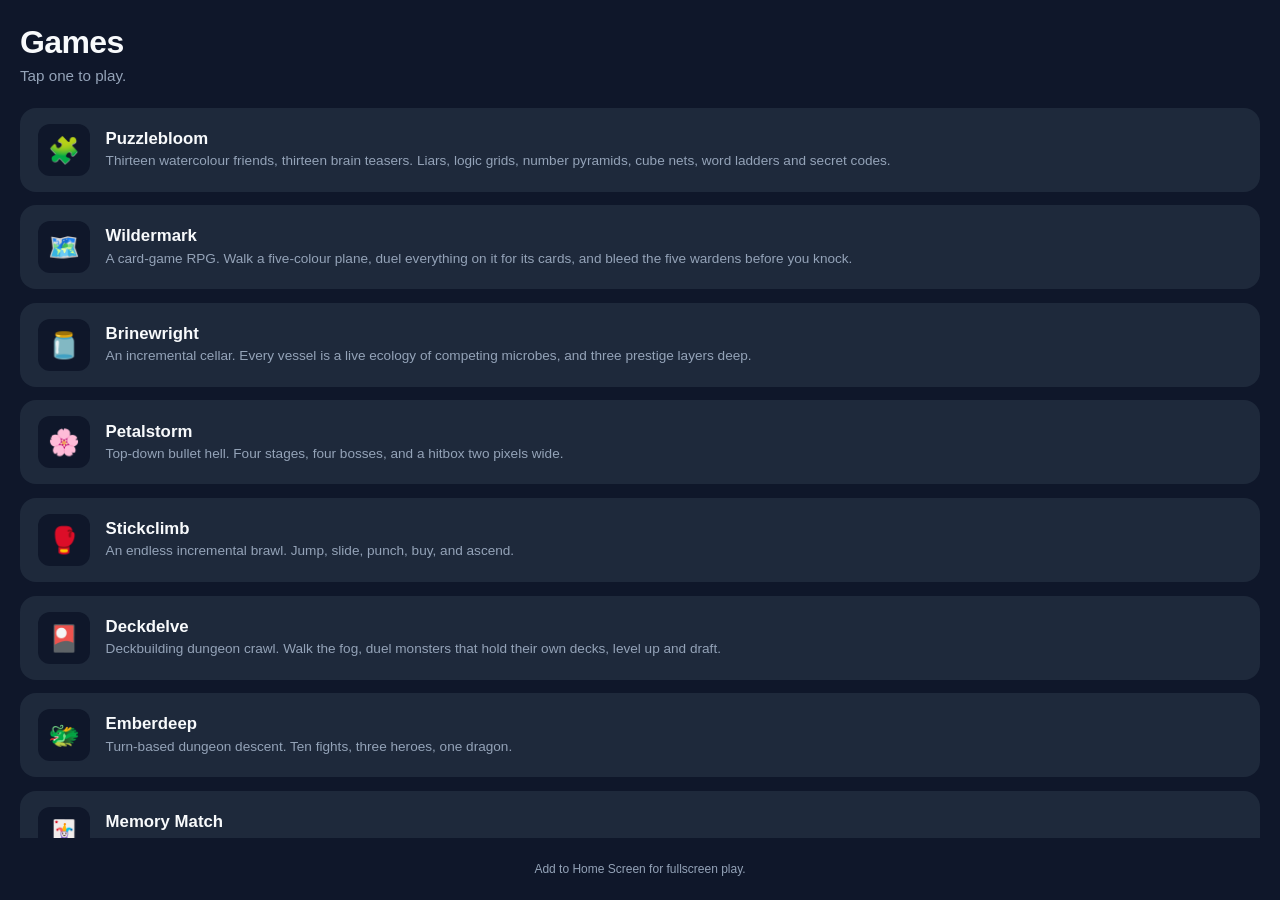
<file: index.html>
<!DOCTYPE html>
<html lang="en">
<head>
  <meta charset="UTF-8">
  <!-- viewport-fit=cover lets the page draw under the notch; base.css then
       pads it back with env(safe-area-inset-*). -->
  <meta name="viewport" content="width=device-width, initial-scale=1, viewport-fit=cover">
  <meta name="theme-color" content="#0f172a">
  <title>Games</title>

  <!-- "Add to Home Screen" support: launches fullscreen with no browser chrome. -->
  <link rel="manifest" href="shared/manifest.json">
  <meta name="apple-mobile-web-app-capable" content="yes">
  <meta name="apple-mobile-web-app-status-bar-style" content="black-translucent">
  <meta name="apple-mobile-web-app-title" content="Games">
  <link rel="apple-touch-icon" href="shared/icons/icon-180.png">
  <link rel="icon" href="shared/icons/icon-192.png">

  <link rel="stylesheet" href="shared/base.css">
  <style>
    .app {
      padding: 1.5rem 1.25rem 1rem;
      gap: 1.5rem;
    }

    header h1 {
      margin: 0;
      font-size: 2rem;
      letter-spacing: -0.02em;
    }

    header p {
      margin: 0.35rem 0 0;
      color: var(--text-dim);
      font-size: 0.95rem;
    }

    /* The launcher is the one page allowed to scroll, since the list grows. */
    .shelf {
      flex: 1;
      min-height: 0;
      overflow-y: auto;
      -webkit-overflow-scrolling: touch;
      display: grid;
      gap: 0.85rem;
      align-content: start;
      padding-bottom: 1rem;
    }

    .game-card {
      display: grid;
      grid-template-columns: 3.25rem 1fr;
      align-items: center;
      gap: 1rem;
      padding: 1rem 1.1rem;
      border-radius: var(--radius);
      background: var(--surface);
      transition: transform 0.1s ease, background 0.15s ease;
    }

    .game-card:active {
      transform: scale(0.98);
      background: var(--surface-lit);
    }

    .game-card__art {
      display: grid;
      place-items: center;
      width: 3.25rem;
      height: 3.25rem;
      border-radius: 12px;
      background: var(--bg);
      font-size: 1.6rem;
    }

    .game-card__title {
      margin: 0;
      font-size: 1.05rem;
      font-weight: 600;
    }

    .game-card__desc {
      margin: 0.2rem 0 0;
      color: var(--text-dim);
      font-size: 0.85rem;
      line-height: 1.35;
    }

    footer {
      color: var(--text-dim);
      font-size: 0.75rem;
      text-align: center;
      padding-bottom: 0.5rem;
    }
  </style>
</head>
<body>
  <div class="app">
    <header>
      <h1>Games</h1>
      <p>Tap one to play.</p>
    </header>

    <main class="shelf">
      <!-- To add a game: create games/<name>/index.html, then copy a card. -->
      <a class="game-card" href="games/puzzlebloom/">
        <span class="game-card__art" aria-hidden="true">🧩</span>
        <span>
          <h2 class="game-card__title">Puzzlebloom</h2>
          <p class="game-card__desc">Thirteen watercolour friends, thirteen brain teasers. Liars, logic grids, number pyramids, cube nets, word ladders and secret codes.</p>
        </span>
      </a>

      <a class="game-card" href="games/wildermark/">
        <span class="game-card__art" aria-hidden="true">🗺️</span>
        <span>
          <h2 class="game-card__title">Wildermark</h2>
          <p class="game-card__desc">A card-game RPG. Walk a five-colour plane, duel everything on it for its cards, and bleed the five wardens before you knock.</p>
        </span>
      </a>

      <a class="game-card" href="games/brinewright/">
        <span class="game-card__art" aria-hidden="true">🫙</span>
        <span>
          <h2 class="game-card__title">Brinewright</h2>
          <p class="game-card__desc">An incremental cellar. Every vessel is a live ecology of competing microbes, and three prestige layers deep.</p>
        </span>
      </a>

      <a class="game-card" href="games/petalstorm/">
        <span class="game-card__art" aria-hidden="true">🌸</span>
        <span>
          <h2 class="game-card__title">Petalstorm</h2>
          <p class="game-card__desc">Top-down bullet hell. Four stages, four bosses, and a hitbox two pixels wide.</p>
        </span>
      </a>

      <a class="game-card" href="games/stickclimb/">
        <span class="game-card__art" aria-hidden="true">🥊</span>
        <span>
          <h2 class="game-card__title">Stickclimb</h2>
          <p class="game-card__desc">An endless incremental brawl. Jump, slide, punch, buy, and ascend.</p>
        </span>
      </a>

      <a class="game-card" href="games/deckdelve/">
        <span class="game-card__art" aria-hidden="true">🎴</span>
        <span>
          <h2 class="game-card__title">Deckdelve</h2>
          <p class="game-card__desc">Deckbuilding dungeon crawl. Walk the fog, duel monsters that hold their own decks, level up and draft.</p>
        </span>
      </a>

      <a class="game-card" href="games/emberdeep/">
        <span class="game-card__art" aria-hidden="true">🐲</span>
        <span>
          <h2 class="game-card__title">Emberdeep</h2>
          <p class="game-card__desc">Turn-based dungeon descent. Ten fights, three heroes, one dragon.</p>
        </span>
      </a>

      <a class="game-card" href="games/memory/">
        <span class="game-card__art" aria-hidden="true">🃏</span>
        <span>
          <h2 class="game-card__title">Memory Match</h2>
          <p class="game-card__desc">Find all six pairs in as few moves as you can.</p>
        </span>
      </a>
    </main>

    <footer>Add to Home Screen for fullscreen play.</footer>
  </div>
</body>
</html>
</file>
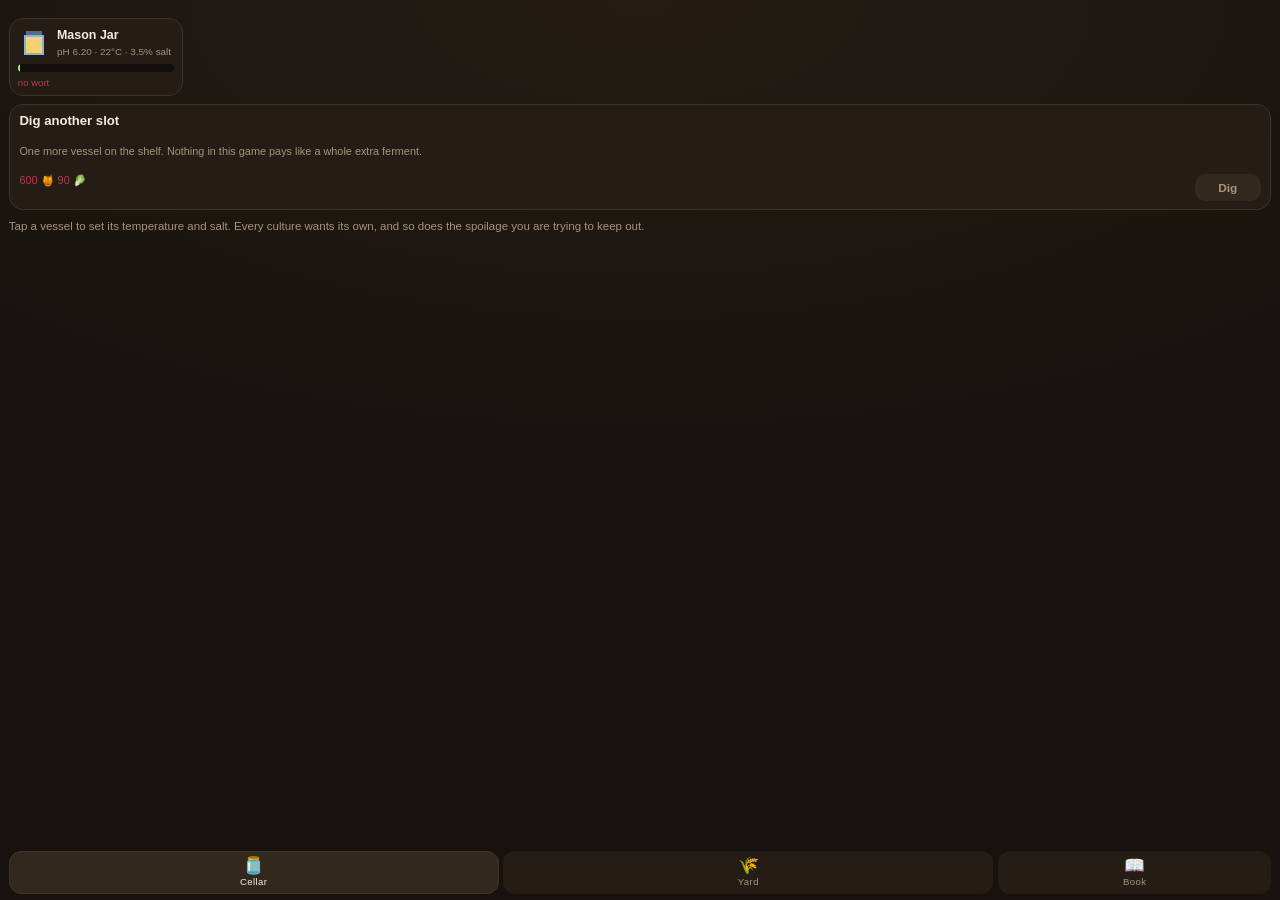
<file: games/brinewright/index.html>
<!DOCTYPE html>
<html lang="en">
<head>
  <meta charset="UTF-8">
  <meta name="viewport" content="width=device-width, initial-scale=1, viewport-fit=cover">
  <meta name="theme-color" content="#17120e">
  <title>Brinewright</title>

  <link rel="manifest" href="../../shared/manifest.json">
  <meta name="apple-mobile-web-app-capable" content="yes">
  <meta name="apple-mobile-web-app-status-bar-style" content="black-translucent">
  <meta name="apple-mobile-web-app-title" content="Brinewright">
  <link rel="apple-touch-icon" href="../../shared/icons/icon-180.png">
  <link rel="icon" href="../../shared/icons/icon-192.png">

  <link rel="stylesheet" href="../../shared/base.css">
  <link rel="stylesheet" href="style.css">
</head>
<body>
  <div class="app">

    <!-- The larder. Resources appear here as soon as the cellar has ever made
         one, so the chain reveals itself link by link instead of showing five
         zeroes on the first screen. -->
    <header class="hud">
      <div class="larder" id="larder"></div>
      <div class="legacy-strip" id="legacy-strip" hidden></div>
    </header>

    <main class="panel" id="panel"></main>

    <nav class="tabs" id="tabs">
      <button class="tab tab--on" data-tab="cellar" type="button">
        <span class="tab__glyph">🫙</span><span class="tab__word">Cellar</span>
      </button>
      <button class="tab" data-tab="yard" type="button">
        <span class="tab__glyph">🌾</span><span class="tab__word">Yard</span>
        <b class="dot" id="yard-dot" hidden></b>
      </button>
      <button class="tab" data-tab="legacy" type="button" hidden>
        <span class="tab__glyph">🧬</span><span class="tab__word">Legacy</span>
        <b class="dot" id="legacy-dot" hidden></b>
      </button>
      <button class="tab tab--thin" data-tab="book" type="button">
        <span class="tab__glyph">📖</span><span class="tab__word">Book</span>
      </button>
    </nav>

  </div>

  <div class="overlay" id="overlay" hidden>
    <div class="sheet" id="sheet"></div>
  </div>

  <script type="module" src="game.js"></script>
</body>
</html>
</file>
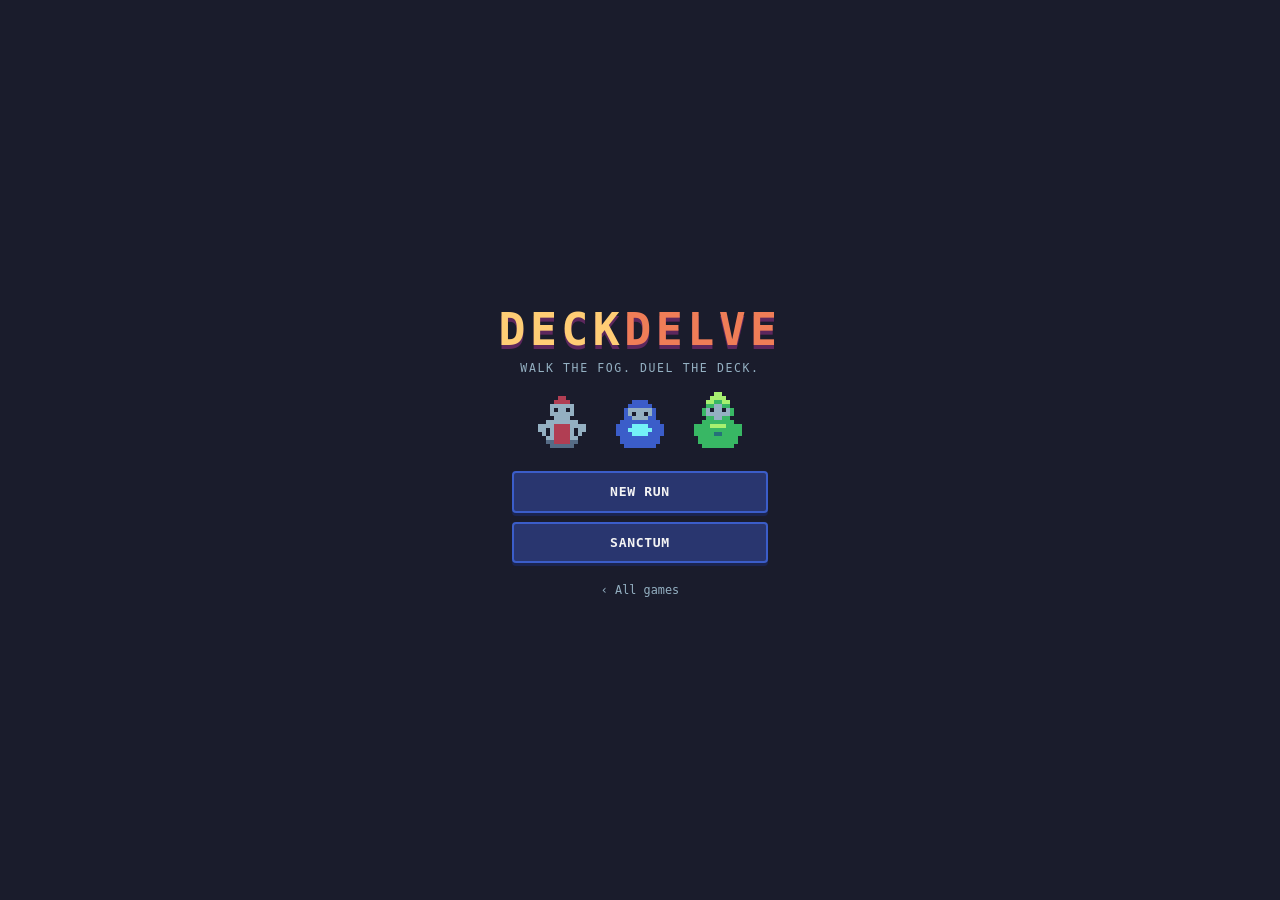
<file: games/deckdelve/index.html>
<!DOCTYPE html>
<html lang="en">
<head>
  <meta charset="UTF-8">
  <meta name="viewport" content="width=device-width, initial-scale=1, viewport-fit=cover">
  <meta name="theme-color" content="#1a1c2c">
  <title>Deckdelve</title>

  <link rel="manifest" href="../../shared/manifest.json">
  <meta name="apple-mobile-web-app-capable" content="yes">
  <meta name="apple-mobile-web-app-status-bar-style" content="black-translucent">
  <meta name="apple-mobile-web-app-title" content="Deckdelve">
  <link rel="apple-touch-icon" href="../../shared/icons/icon-180.png">
  <link rel="icon" href="../../shared/icons/icon-192.png">

  <link rel="stylesheet" href="../../shared/base.css">
  <link rel="stylesheet" href="style.css">
</head>
<body>
  <div class="app">

    <!-- ---------- title ---------- -->
    <section class="screen is-active" data-screen="title">
      <div class="title-block">
        <h1 class="logo">DECK<span>DELVE</span></h1>
        <p class="tagline">Walk the fog. Duel the deck.</p>
        <div class="title-art" id="title-art" aria-hidden="true"></div>
      </div>
      <div class="title-menu">
        <button class="rpg-button rpg-button--primary" id="btn-continue" type="button" hidden>Continue</button>
        <button class="rpg-button" id="btn-new" type="button">New Run</button>
        <button class="rpg-button" id="btn-sanctum" type="button">Sanctum</button>
      </div>
      <a class="link-back" href="../../">‹ All games</a>
    </section>

    <!-- ---------- sanctum: what survives a run ---------- -->
    <section class="screen" data-screen="sanctum">
      <header class="bar">
        <button class="icon-button" data-back="title" type="button" aria-label="Title screen">‹</button>
        <span class="bar__title">Sanctum</span>
        <span class="echoes"><b id="sanctum-lore">0</b> ✦</span>
      </header>
      <div class="scroller">
        <p class="blurb" id="sanctum-stats"></p>
        <div class="unlocks" id="unlock-list"></div>
      </div>
    </section>

    <!-- ---------- choose a delver ---------- -->
    <section class="screen" data-screen="pick">
      <header class="bar">
        <button class="icon-button" data-back="title" type="button" aria-label="Title screen">‹</button>
        <span class="bar__title">Choose a delver</span>
      </header>
      <div class="scroller" id="class-list"></div>
    </section>

    <!-- ---------- the dungeon floor ---------- -->
    <section class="screen" data-screen="map">
      <header class="bar">
        <button class="icon-button" data-back="title" type="button" aria-label="Leave for the title screen">‹</button>
        <span class="bar__title" id="map-title">The Cistern</span>
        <span class="bar__meta" id="map-left"></span>
      </header>

      <div class="map-wrap">
        <div class="grid" id="grid"></div>
      </div>

      <div class="map-foot">
        <p class="log" id="map-log" aria-live="polite"></p>
        <div class="hero-slot" id="map-hero"></div>
        <div class="map-actions">
          <button class="chip-button" id="btn-deck" type="button">Deck <b id="deck-count">8</b></button>
          <button class="chip-button" id="btn-potion" type="button">Potion <b id="potion-count">0</b></button>
          <button class="chip-button" id="btn-legend" type="button">Statuses</button>
        </div>
      </div>
    </section>

    <!-- ---------- a duel ---------- -->
    <section class="screen" data-screen="duel">
      <header class="bar">
        <span class="bar__title" id="duel-title">Cinder Mote</span>
        <span class="bar__meta">Round <b id="duel-round">1</b></span>
      </header>

      <div class="arena">
        <button class="foe" id="foe-card" type="button"></button>
      </div>

      <div class="controls">
        <p class="tell" id="foe-tell" aria-live="polite"></p>
        <div class="scales" id="scales"></div>
        <div class="hero-slot" id="duel-hero"></div>
        <p class="card-detail" id="card-detail"></p>
        <div class="hand" id="hand"></div>
        <div class="battle-actions">
          <span class="pile">Draw <b id="pile-draw">0</b></span>
          <button class="rpg-button rpg-button--primary" id="btn-end-round" type="button">End Round</button>
          <span class="pile">Used <b id="pile-discard">0</b></span>
        </div>
      </div>
    </section>

  </div>

  <div class="overlay" id="overlay" hidden>
    <div class="panel" id="panel"></div>
  </div>

  <script type="module" src="game.js"></script>
</body>
</html>
</file>
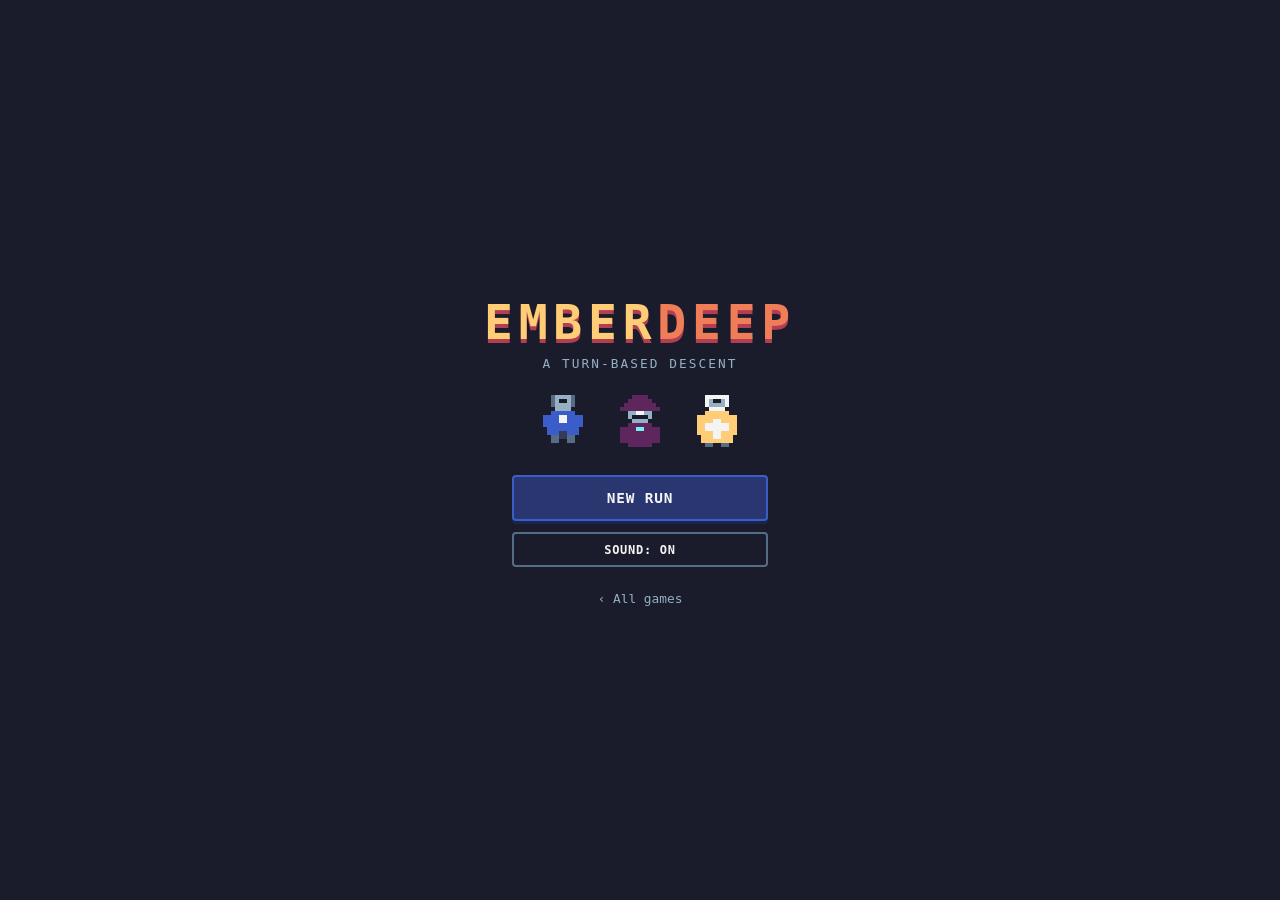
<file: games/emberdeep/index.html>
<!DOCTYPE html>
<html lang="en">
<head>
  <meta charset="UTF-8">
  <meta name="viewport" content="width=device-width, initial-scale=1, viewport-fit=cover">
  <meta name="theme-color" content="#1a1c2c">
  <title>Emberdeep</title>

  <link rel="manifest" href="../../shared/manifest.json">
  <meta name="apple-mobile-web-app-capable" content="yes">
  <meta name="apple-mobile-web-app-status-bar-style" content="black-translucent">
  <meta name="apple-mobile-web-app-title" content="Emberdeep">
  <link rel="apple-touch-icon" href="../../shared/icons/icon-180.png">
  <link rel="icon" href="../../shared/icons/icon-192.png">

  <link rel="stylesheet" href="../../shared/base.css">
  <link rel="stylesheet" href="style.css">
</head>
<body>
  <div class="app">

    <!-- ---------- title ---------- -->
    <section class="screen is-active" data-screen="title">
      <div class="title-block">
        <h1 class="logo">EMBER<span>DEEP</span></h1>
        <p class="tagline">A turn-based descent</p>
        <div class="title-art" id="title-art" aria-hidden="true"></div>
      </div>
      <div class="title-menu">
        <button class="rpg-button rpg-button--primary" id="btn-continue" type="button" hidden>Continue</button>
        <button class="rpg-button" id="btn-new" type="button">New Run</button>
        <button class="rpg-button rpg-button--quiet" id="btn-sound" type="button" aria-pressed="true">Sound: On</button>
      </div>
      <a class="link-back" href="../../">‹ All games</a>
    </section>

    <!-- ---------- camp ---------- -->
    <section class="screen" data-screen="camp">
      <header class="bar">
        <button class="icon-button" id="camp-back" type="button" aria-label="Title screen">‹</button>
        <span class="bar__title">Camp</span>
        <span class="coin"><b id="camp-gold">0</b>g</span>
      </header>

      <div class="scroller">
        <div class="next-card">
          <p class="next-card__label">Next descent</p>
          <h2 class="next-card__name" id="next-name"></h2>
          <p class="next-card__intro" id="next-intro"></p>
          <div class="next-card__foes" id="next-foes"></div>
        </div>
        <div class="party" id="camp-party"></div>
      </div>

      <div class="camp-actions">
        <button class="rpg-button rpg-button--primary" id="btn-descend" type="button">Descend</button>
        <button class="rpg-button" id="btn-shop" type="button">Shop</button>
        <button class="rpg-button" id="btn-rest" type="button">Rest</button>
      </div>
    </section>

    <!-- ---------- battle ---------- -->
    <section class="screen" data-screen="battle">
      <header class="bar">
        <span class="bar__title" id="battle-title"></span>
        <span class="round">Round <b id="battle-round">1</b></span>
      </header>

      <div class="field" id="enemy-row"></div>
      <div class="controls">
        <p class="log" id="log" aria-live="polite"></p>
        <div class="party party--battle" id="battle-party"></div>
        <div class="commands" id="commands"></div>
      </div>
    </section>

  </div>

  <div class="overlay" id="overlay" hidden>
    <div class="panel" id="panel"></div>
  </div>

  <script type="module" src="game.js"></script>
</body>
</html>
</file>
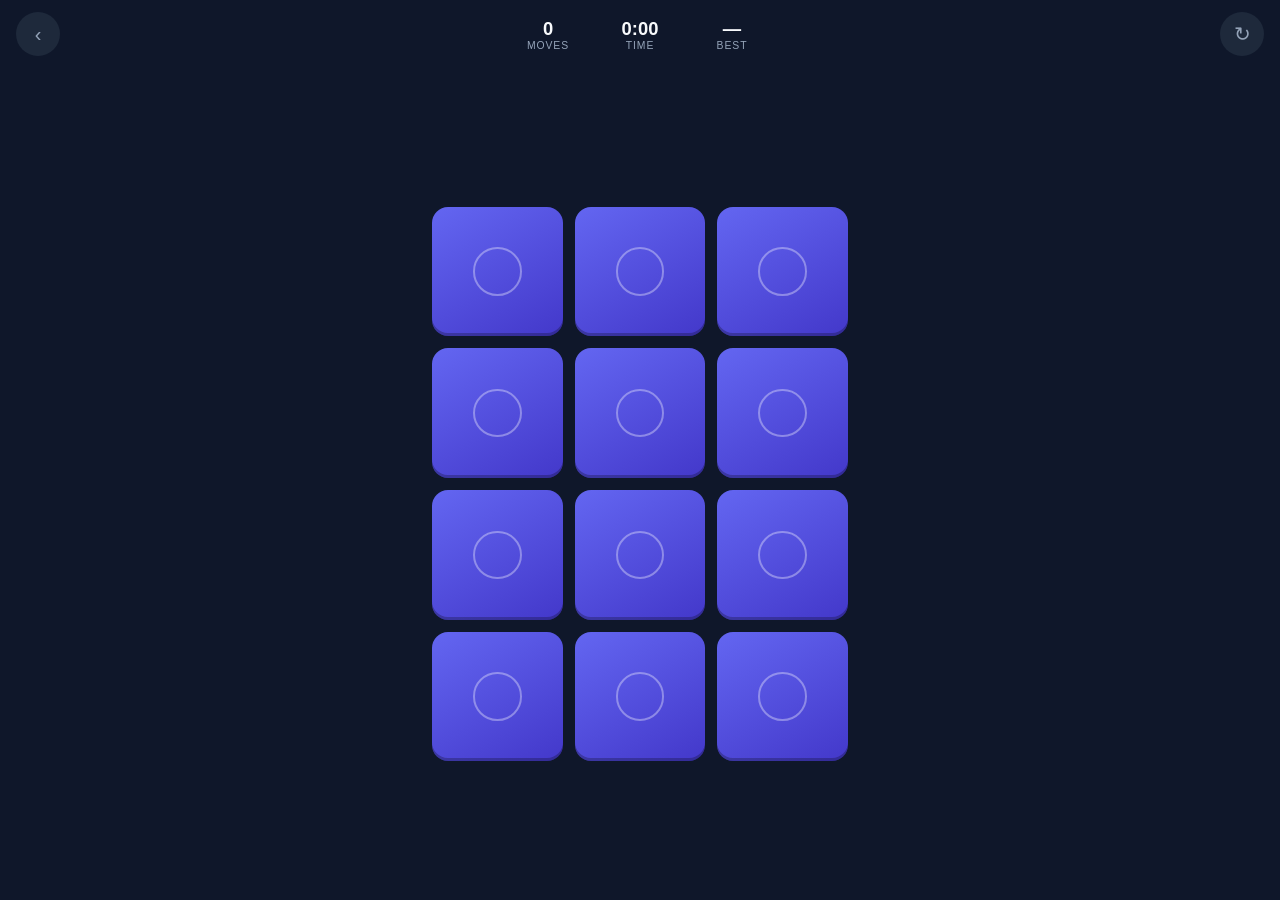
<file: games/memory/index.html>
<!DOCTYPE html>
<html lang="en">
<head>
  <meta charset="UTF-8">
  <meta name="viewport" content="width=device-width, initial-scale=1, viewport-fit=cover">
  <meta name="theme-color" content="#0f172a">
  <title>Memory Match</title>

  <link rel="manifest" href="../../shared/manifest.json">
  <meta name="apple-mobile-web-app-capable" content="yes">
  <meta name="apple-mobile-web-app-status-bar-style" content="black-translucent">
  <meta name="apple-mobile-web-app-title" content="Memory">
  <link rel="apple-touch-icon" href="../../shared/icons/icon-180.png">
  <link rel="icon" href="../../shared/icons/icon-192.png">

  <link rel="stylesheet" href="../../shared/base.css">
  <link rel="stylesheet" href="style.css">
</head>
<body>
  <div class="app">
    <header class="hud">
      <a class="icon-button" href="../../" aria-label="Back to games">‹</a>

      <div class="stats">
        <div class="stat">
          <span class="stat__value" id="moves">0</span>
          <span class="stat__label">moves</span>
        </div>
        <div class="stat">
          <span class="stat__value" id="time">0:00</span>
          <span class="stat__label">time</span>
        </div>
        <div class="stat">
          <span class="stat__value" id="best">—</span>
          <span class="stat__label">best</span>
        </div>
      </div>

      <button class="icon-button" id="restart" type="button" aria-label="New game">↻</button>
    </header>

    <main class="board-wrap">
      <div class="board" id="board"></div>
    </main>

    <!-- Announces match/no-match to VoiceOver without moving focus. -->
    <p class="visually-hidden" id="status" aria-live="polite"></p>
  </div>

  <div class="win" id="win" hidden>
    <div class="win__panel">
      <h2 class="win__title">All matched!</h2>
      <p class="win__summary" id="win-summary"></p>
      <p class="win__note" id="win-note"></p>
      <button class="pill-button" id="play-again" type="button">Play again</button>
    </div>
  </div>

  <script src="game.js" defer></script>
</body>
</html>
</file>
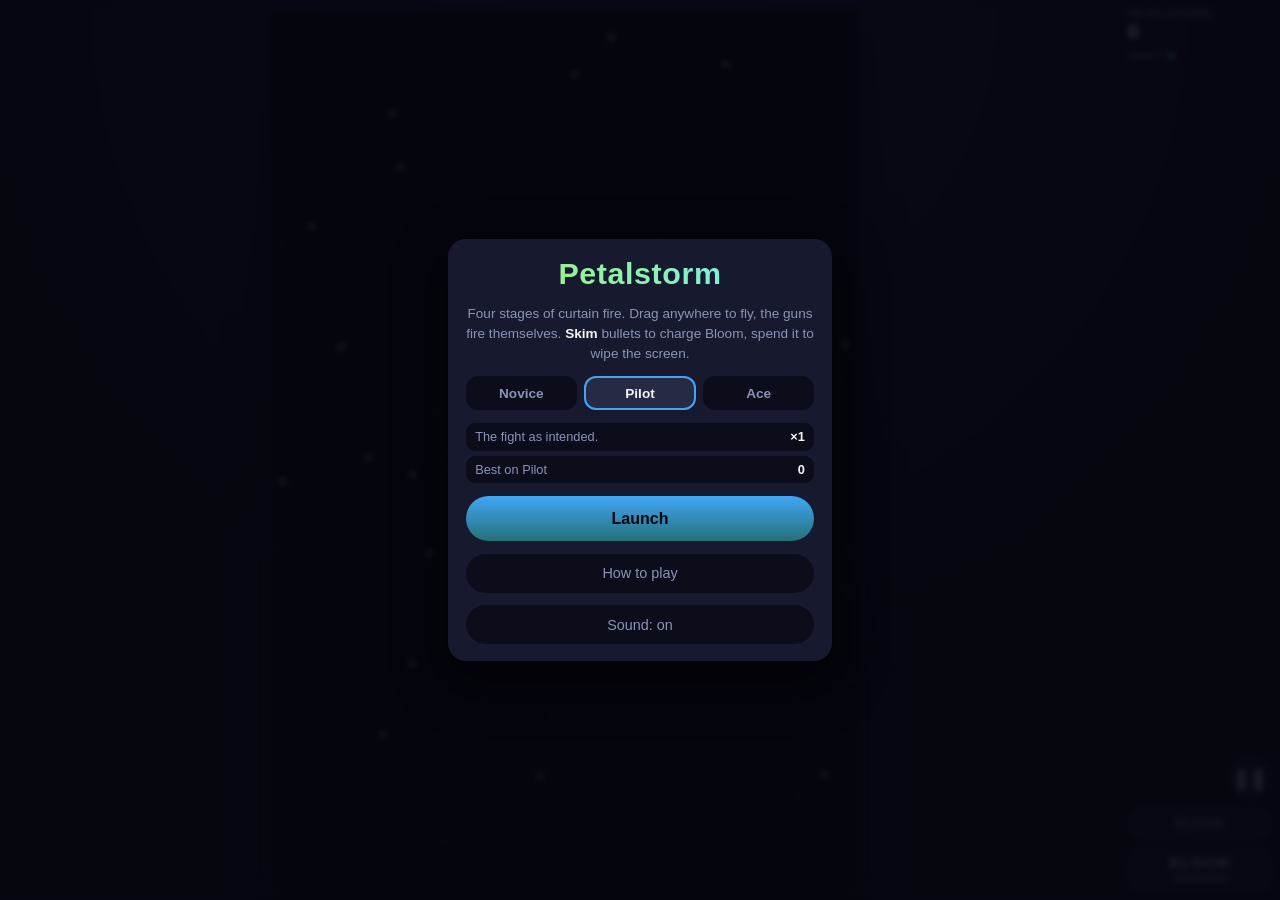
<file: games/petalstorm/index.html>
<!DOCTYPE html>
<html lang="en">
<head>
  <meta charset="UTF-8">
  <meta name="viewport" content="width=device-width, initial-scale=1, viewport-fit=cover">
  <meta name="theme-color" content="#0b0d1a">
  <title>Petalstorm</title>

  <link rel="manifest" href="../../shared/manifest.json">
  <meta name="apple-mobile-web-app-capable" content="yes">
  <meta name="apple-mobile-web-app-status-bar-style" content="black-translucent">
  <meta name="apple-mobile-web-app-title" content="Petalstorm">
  <link rel="apple-touch-icon" href="../../shared/icons/icon-180.png">
  <link rel="icon" href="../../shared/icons/icon-192.png">

  <link rel="stylesheet" href="../../shared/base.css">
  <link rel="stylesheet" href="style.css">
</head>
<body>
  <div class="app">

    <header class="hud">
      <div class="hud__block">
        <span class="hud__label" id="hud-stage">Stage 1</span>
        <b class="hud__score" id="hud-score">0</b>
      </div>
      <div class="hud__block hud__block--right">
        <span class="hud__ships" id="hud-lives" aria-label="Ships"></span>
        <span class="hud__label">Shot <b id="hud-power">II</b></span>
      </div>
    </header>

    <!-- The field is a fixed 240x360 back buffer scaled up by CSS, so the art
         stays pixel-crisp and the rules never depend on the screen size. -->
    <section class="field" id="field">
      <canvas id="canvas" width="240" height="360"></canvas>
      <p class="banner" id="banner" hidden></p>
    </section>

    <footer class="controls">
      <button class="icon-button" id="btn-pause" type="button" aria-label="Pause">❚❚</button>
      <div class="meter" id="meter">
        <i id="meter-fill"></i>
        <span id="meter-label">Bloom</span>
      </div>
      <button class="bloom" id="btn-bloom" type="button" disabled>
        <span>Bloom</span>
        <small>clears bullets</small>
      </button>
    </footer>

  </div>

  <div class="overlay" id="overlay" hidden>
    <div class="sheet" id="sheet"></div>
  </div>

  <script type="module" src="game.js"></script>
</body>
</html>
</file>
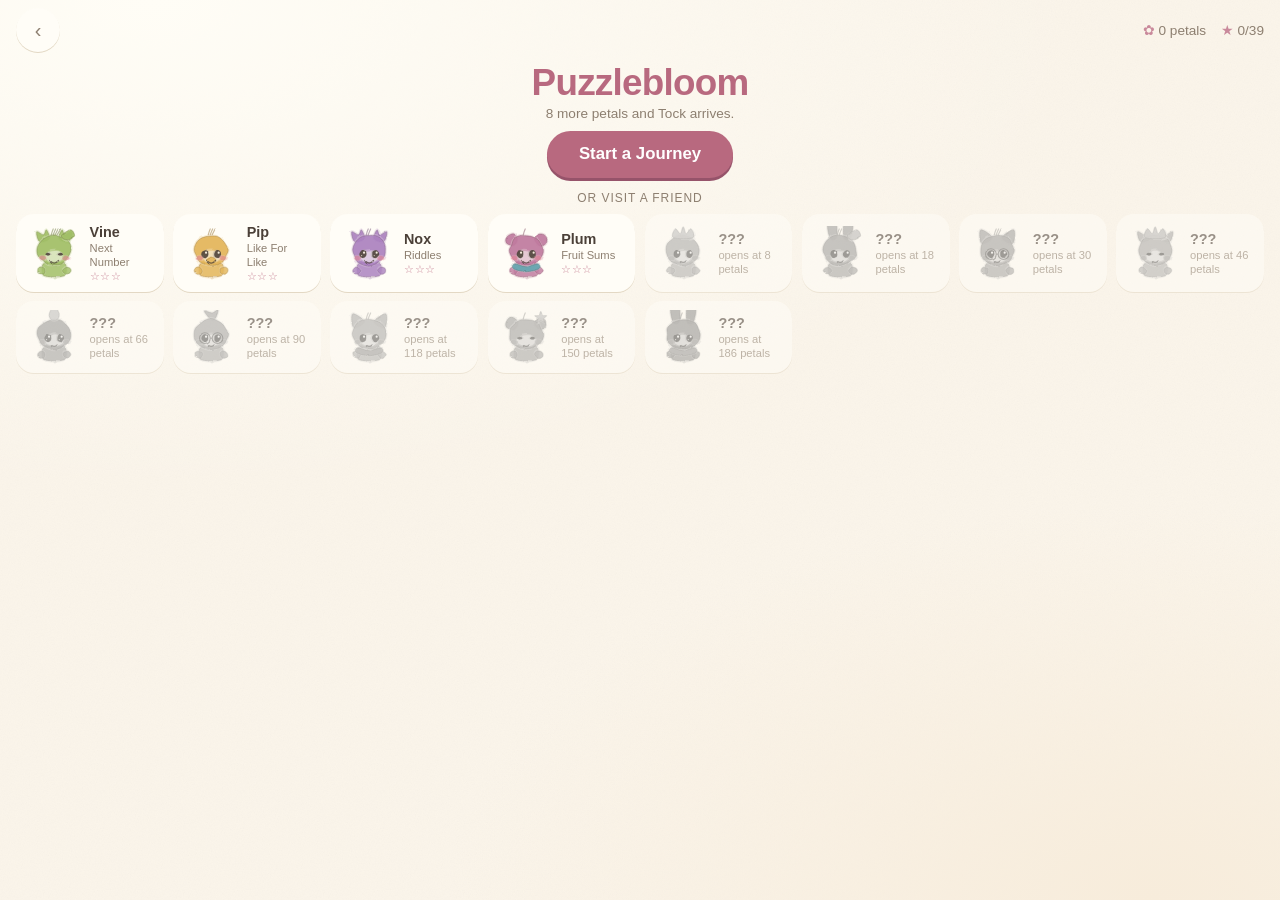
<file: games/puzzlebloom/index.html>
<!DOCTYPE html>
<html lang="en">
<head>
  <meta charset="UTF-8">
  <meta name="viewport" content="width=device-width, initial-scale=1, viewport-fit=cover">
  <meta name="theme-color" content="#fbf5ea">
  <title>Puzzlebloom</title>

  <link rel="manifest" href="../../shared/manifest.json">
  <meta name="apple-mobile-web-app-capable" content="yes">
  <meta name="apple-mobile-web-app-status-bar-style" content="default">
  <meta name="apple-mobile-web-app-title" content="Puzzlebloom">
  <link rel="apple-touch-icon" href="../../shared/icons/icon-180.png">
  <link rel="icon" href="../../shared/icons/icon-192.png">

  <link rel="stylesheet" href="../../shared/base.css">
  <link rel="stylesheet" href="style.css">
</head>
<body>
  <!-- The watercolour filters live here once and every other svg on the page
       points at them; feTurbulence is expensive enough on a phone that one
       copy per sprite would be felt. Filled in by art.js on load. -->
  <div id="defs"></div>

  <div class="app">
    <!-- ---------- the garden ---------- -->
    <section class="screen garden" id="garden">
      <header class="garden__top">
        <a class="icon-button" href="../../" aria-label="Back to games">‹</a>
        <div class="purse">
          <span class="purse__item"><span class="purse__mark" aria-hidden="true">✿</span><span id="petals">0</span> petals</span>
          <span class="purse__item"><span class="purse__mark" aria-hidden="true">★</span><span id="stars">0</span></span>
        </div>
      </header>

      <div class="garden__hero">
        <h1>Puzzlebloom</h1>
        <p id="garden-note">Eleven friends, one puzzle each.</p>
      </div>

      <button class="pill-button go" id="start-journey" type="button">Start a Journey</button>

      <p class="garden__label">or visit a friend</p>
      <div class="hosts" id="hosts"></div>
    </section>

    <!-- ---------- a puzzle ---------- -->
    <section class="screen play" id="play" hidden>
      <header class="play__top">
        <button class="icon-button" id="quit" type="button" aria-label="Back to the garden">‹</button>
        <div class="pips" id="pips" aria-hidden="true"></div>
        <div class="hearts" id="hearts" aria-label="Lives left"></div>
      </header>

      <!-- Two halves: what is being asked, and how you answer it. Stacked on a
           phone held upright, side by side when it is turned. -->
      <div class="stage" id="stage">
        <div class="stage__left">
          <div class="ask">
            <div class="ask__host" id="host"></div>
            <p class="ask__prompt" id="prompt"></p>
          </div>
          <div class="stim" id="stim" hidden></div>
        </div>

        <div class="stage__right">
          <div class="answers" id="answers"></div>
          <p class="verdict" id="verdict" role="status" aria-live="polite"></p>
        </div>
      </div>

      <footer class="play__bottom">
        <button class="ghost-button" id="hint" type="button">Hint</button>
        <button class="pill-button" id="commit" type="button" disabled>Check</button>
      </footer>
    </section>
  </div>

  <!-- ---------- end of a Journey ---------- -->
  <div class="sheet" id="sheet" hidden>
    <div class="sheet__panel">
      <div class="sheet__art" id="sheet-art"></div>
      <h2 class="sheet__title" id="sheet-title"></h2>
      <p class="sheet__line" id="sheet-line"></p>
      <p class="sheet__unlock" id="sheet-unlock" hidden></p>
      <div class="sheet__buttons">
        <button class="ghost-button" id="sheet-garden" type="button">The garden</button>
        <button class="pill-button" id="sheet-again" type="button">Again</button>
      </div>
    </div>
  </div>

  <script src="game.js" type="module"></script>
</body>
</html>
</file>
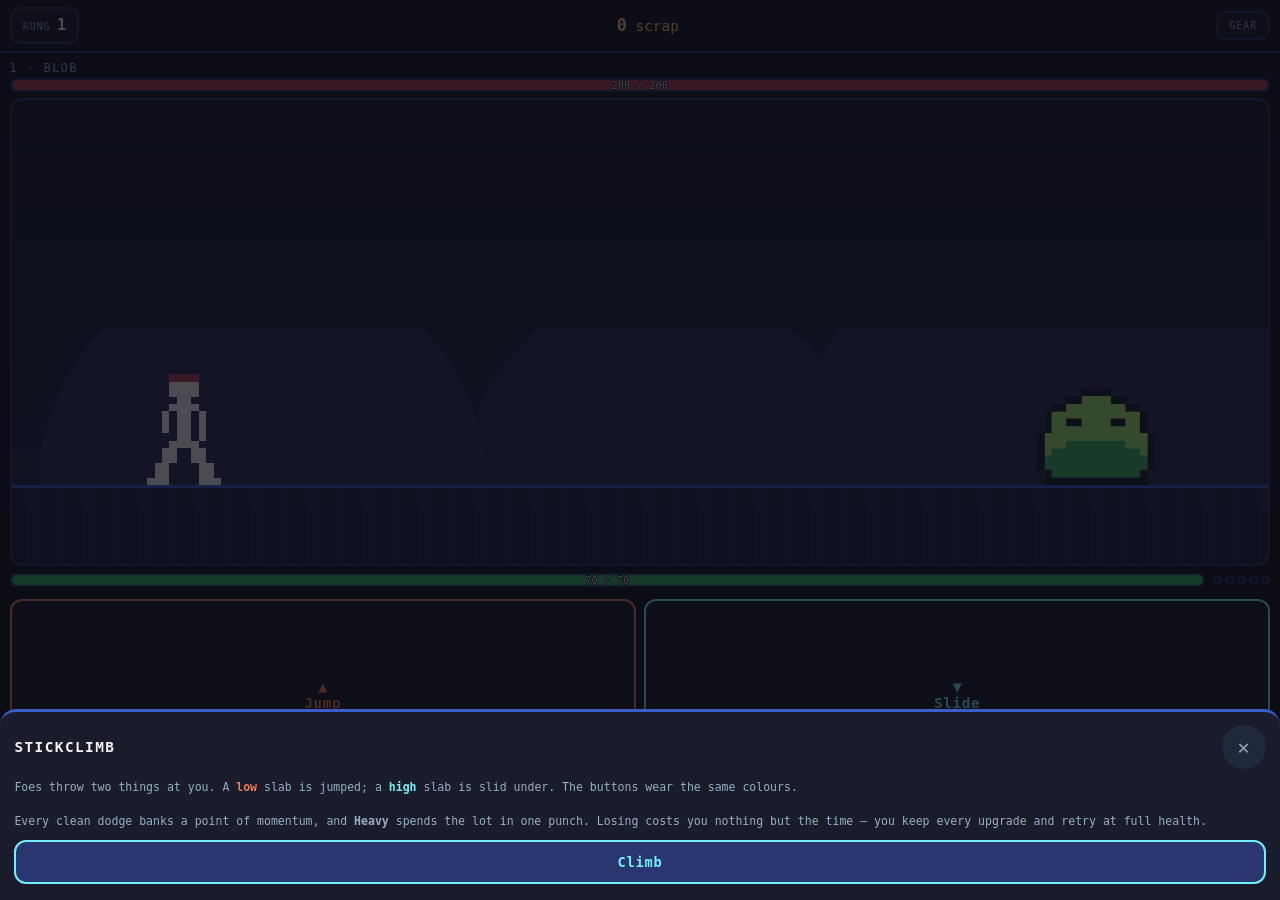
<file: games/stickclimb/index.html>
<!DOCTYPE html>
<html lang="en">
<head>
  <meta charset="UTF-8">
  <meta name="viewport" content="width=device-width, initial-scale=1, viewport-fit=cover">
  <meta name="theme-color" content="#12141f">
  <title>Stickclimb</title>

  <link rel="manifest" href="../../shared/manifest.json">
  <meta name="apple-mobile-web-app-capable" content="yes">
  <meta name="apple-mobile-web-app-status-bar-style" content="black-translucent">
  <meta name="apple-mobile-web-app-title" content="Stickclimb">
  <link rel="apple-touch-icon" href="../../shared/icons/icon-180.png">
  <link rel="icon" href="../../shared/icons/icon-192.png">

  <link rel="stylesheet" href="../../shared/base.css">
  <link rel="stylesheet" href="style.css">
</head>
<body>
  <div class="app">

    <header class="hud">
      <button class="hud__button" id="btn-foes" type="button">
        <span class="hud__label">Rung</span>
        <b id="hud-rung">1</b>
      </button>
      <div class="hud__purse">
        <span class="hud__scrap"><b id="hud-scrap">0</b> scrap</span>
        <span class="hud__relics" id="hud-relics" hidden>◈ <b id="hud-relic-count">0</b></span>
      </div>
      <button class="hud__button hud__button--shop" id="btn-shop" type="button">
        <span class="hud__label">Gear</span>
        <b id="shop-ready" class="dot" hidden>•</b>
      </button>
    </header>

    <section class="arena">
      <div class="plate plate--foe">
        <span class="plate__name" id="foe-name">Blob</span>
        <div class="bar bar--foe"><i id="foe-bar"></i><span id="foe-hp">200</span></div>
      </div>

      <!-- One screen, one ground line: the whole fight is legible without a
           camera, which is what keeps it playable on a phone. -->
      <div class="stage" id="stage">
        <div class="stage__sky"></div>
        <div class="stage__ground"></div>
        <div class="fighter fighter--hero" id="hero"></div>
        <div class="fighter fighter--foe" id="foe"></div>
        <div class="layer" id="hazards"></div>
        <div class="layer" id="floaters"></div>
        <p class="banner" id="banner" hidden></p>
      </div>

      <div class="plate plate--hero">
        <div class="bar bar--hero"><i id="hero-bar"></i><span id="hero-hp">70</span></div>
        <div class="momentum" id="momentum" aria-label="Momentum"></div>
      </div>
    </section>

    <footer class="controls">
      <div class="dodge">
        <button class="dodge__btn dodge__btn--jump" data-act="jump" type="button">
          <span class="dodge__glyph">▲</span>
          <span class="dodge__word">Jump</span>
          <small>over low</small>
        </button>
        <button class="dodge__btn dodge__btn--slide" data-act="slide" type="button">
          <span class="dodge__glyph">▼</span>
          <span class="dodge__word">Slide</span>
          <small>under high</small>
        </button>
      </div>
      <div class="acts">
        <button class="act" data-act="strike" type="button"><i></i><span>Strike</span></button>
        <button class="act act--heavy" data-act="heavy" type="button"><i></i><span>Heavy</span></button>
        <button class="act" data-act="focus" type="button"><i></i><span>Focus</span></button>
      </div>
    </footer>

  </div>

  <div class="overlay" id="overlay" hidden>
    <div class="sheet" id="sheet"></div>
  </div>

  <script type="module" src="game.js"></script>
</body>
</html>
</file>
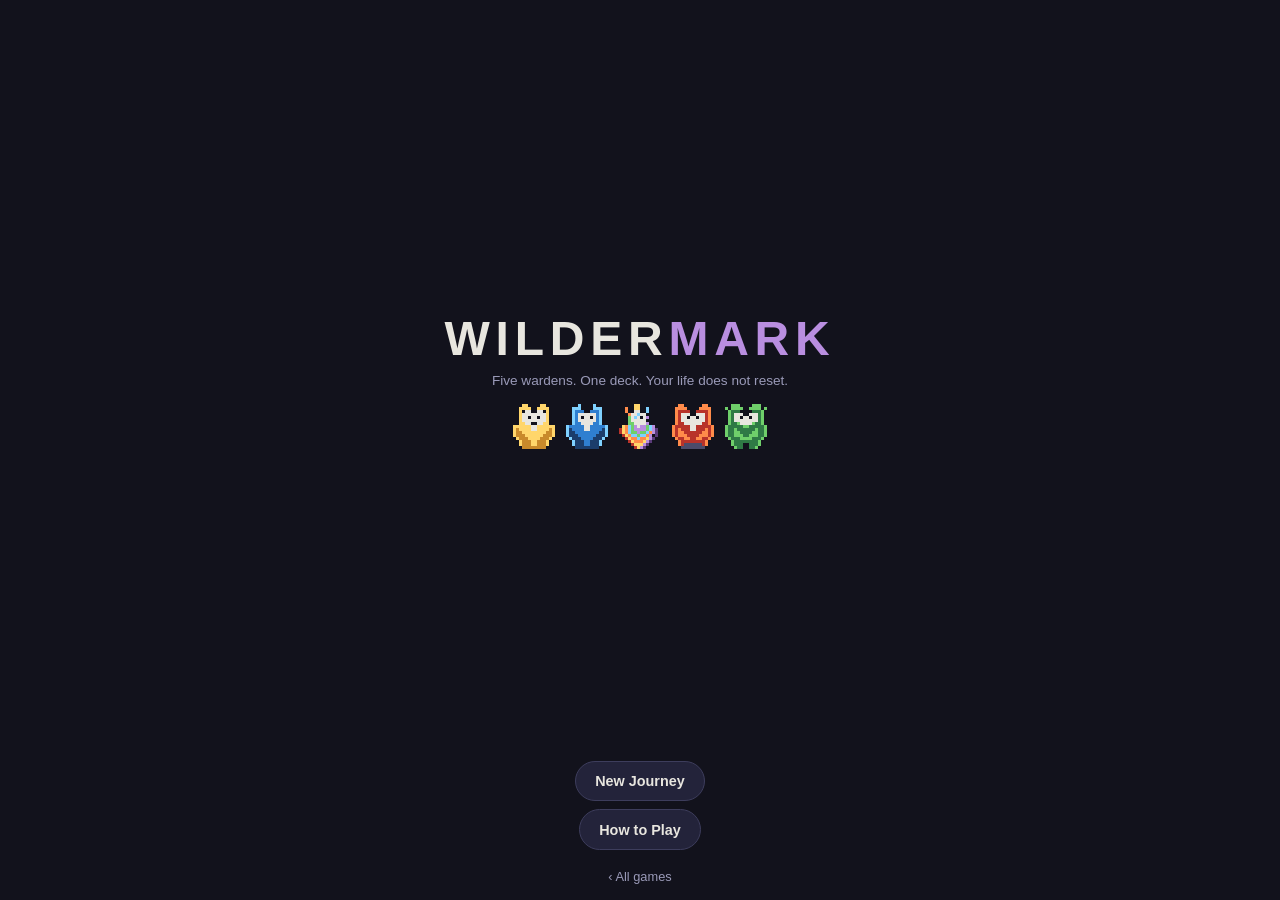
<file: games/wildermark/index.html>
<!DOCTYPE html>
<html lang="en">
<head>
  <meta charset="UTF-8">
  <meta name="viewport" content="width=device-width, initial-scale=1, viewport-fit=cover">
  <meta name="theme-color" content="#12121c">
  <title>Wildermark</title>

  <link rel="manifest" href="../../shared/manifest.json">
  <meta name="apple-mobile-web-app-capable" content="yes">
  <meta name="apple-mobile-web-app-status-bar-style" content="black-translucent">
  <meta name="apple-mobile-web-app-title" content="Wildermark">
  <link rel="apple-touch-icon" href="../../shared/icons/icon-180.png">
  <link rel="icon" href="../../shared/icons/icon-192.png">

  <link rel="stylesheet" href="../../shared/base.css">
  <link rel="stylesheet" href="style.css">
</head>
<body>
  <div class="app">

    <!-- ---------- title ---------- -->
    <section class="screen is-active" data-screen="title">
      <div class="title-block">
        <h1 class="logo">WILDER<span>MARK</span></h1>
        <p class="tagline">Five wardens. One deck. Your life does not reset.</p>
        <div class="title-art" id="title-art" aria-hidden="true"></div>
      </div>
      <div class="title-menu">
        <button class="rune-button rune-button--go" id="btn-continue" type="button" hidden>Continue</button>
        <button class="rune-button" id="btn-new" type="button">New Journey</button>
        <button class="rune-button" id="btn-how" type="button">How to Play</button>
      </div>
      <a class="link-back" href="../../">‹ All games</a>
    </section>

    <!-- ---------- pick your colours ---------- -->
    <section class="screen" data-screen="setup">
      <header class="bar">
        <button class="icon-button" data-back="title" type="button" aria-label="Title screen">‹</button>
        <span class="bar__title">Where you drew your first mana</span>
      </header>
      <div class="scroller">
        <p class="blurb" id="setup-note">Pick the colour you know best. The pile you arrive with will mostly be that, with a splash of the second.</p>
        <div class="color-grid" id="setup-main"></div>
        <p class="blurb blurb--tight">And the splash:</p>
        <div class="color-grid" id="setup-splash"></div>
      </div>
      <div class="foot">
        <button class="rune-button rune-button--go" id="btn-begin" type="button">Walk into the Wildermark</button>
      </div>
    </section>

    <!-- ---------- the overworld ---------- -->
    <section class="screen" data-screen="map">
      <header class="hud">
        <span class="hud__stat hud__stat--life" id="hud-life" title="Life">♥ <b>16</b><i>/16</i></span>
        <span class="hud__stat" id="hud-gold" title="Gold">◎ <b>60</b></span>
        <span class="hud__sigils" id="hud-sigils"></span>
        <button class="icon-button" id="btn-journal" type="button" aria-label="Journal">☰</button>
      </header>

      <div class="map-wrap">
        <canvas id="map" width="360" height="360"></canvas>
        <p class="map-place" id="map-place"></p>
      </div>

      <p class="log" id="map-log" aria-live="polite"></p>

      <div class="map-foot">
        <div class="dpad" id="dpad">
          <button type="button" data-dir="-1,-1" aria-label="Up left">◤</button>
          <button type="button" data-dir="0,-1" aria-label="Up">▲</button>
          <button type="button" data-dir="1,-1" aria-label="Up right">◥</button>
          <button type="button" data-dir="-1,0" aria-label="Left">◀</button>
          <button type="button" class="dpad__here" data-dir="0,0" aria-label="Look here">◉</button>
          <button type="button" data-dir="1,0" aria-label="Right">▶</button>
          <button type="button" data-dir="-1,1" aria-label="Down left">◣</button>
          <button type="button" data-dir="0,1" aria-label="Down">▼</button>
          <button type="button" data-dir="1,1" aria-label="Down right">◢</button>
        </div>
        <div class="map-actions">
          <button class="chip-button" id="btn-deck" type="button">Deck <b id="deck-count">26</b></button>
          <button class="chip-button" id="btn-wild" type="button">Wildmagic</button>
        </div>
      </div>
    </section>

    <!-- ---------- the deck builder ---------- -->
    <section class="screen" data-screen="deck">
      <header class="bar">
        <button class="icon-button" data-back="map" type="button" aria-label="Back">‹</button>
        <span class="bar__title">Your deck</span>
        <span class="bar__meta" id="deck-meta"></span>
      </header>
      <div class="deck-tabs">
        <button class="tab is-on" data-tab="deck" type="button">In the deck</button>
        <button class="tab" data-tab="rest" type="button">Satchel</button>
      </div>
      <p class="deck-warn" id="deck-warn"></p>
      <div class="scroller" id="deck-list"></div>
      <div class="foot foot--split">
        <span class="curve" id="deck-curve"></span>
        <button class="rune-button rune-button--go" id="btn-deck-done" type="button">Done</button>
      </div>
    </section>

    <!-- ---------- a duel ---------- -->
    <section class="screen" data-screen="duel">
      <div class="side side--foe">
        <div class="portrait" id="foe-portrait"></div>
        <div class="side__info">
          <p class="side__name" id="foe-name">—</p>
          <p class="side__stats"><span class="life" id="foe-life">0</span><span class="pip" id="foe-hand">✋0</span><span class="pip" id="foe-deck">⌸0</span></p>
          <div class="mana-row" id="foe-mana"></div>
        </div>
      </div>

      <div class="board" id="foe-board"></div>
      <div class="board board--mine" id="my-board"></div>

      <p class="duel-log" id="duel-log" aria-live="polite"></p>

      <div class="side side--mine">
        <div class="side__info">
          <p class="side__stats"><span class="life" id="my-life">0</span><span class="pip" id="my-deck">⌸0</span></p>
          <div class="mana-row" id="my-mana"></div>
        </div>
        <div class="portrait portrait--small" id="my-portrait"></div>
      </div>

      <div class="hand" id="hand"></div>

      <div class="duel-actions" id="duel-actions"></div>

      <div class="banner" id="duel-banner" hidden></div>
    </section>

    <!-- ---------- a dungeon ---------- -->
    <section class="screen" data-screen="dungeon">
      <header class="bar">
        <span class="bar__title" id="dungeon-name">Barrowmaw</span>
        <span class="bar__meta" id="dungeon-room"></span>
      </header>
      <div class="scroller">
        <div class="rooms" id="dungeon-rooms"></div>
        <p class="blurb" id="dungeon-note"></p>
        <p class="blurb" id="dungeon-prize"></p>
        <div class="delve-art" id="dungeon-art" aria-hidden="true"></div>
      </div>
      <div class="foot foot--split">
        <button class="rune-button" id="btn-dungeon-leave" type="button">Climb out</button>
        <button class="chip-button" id="btn-dungeon-deck" type="button">Deck</button>
        <button class="rune-button rune-button--go" id="btn-dungeon-next" type="button">Open the door</button>
      </div>
    </section>

    <!-- ---------- the end ---------- -->
    <section class="screen" data-screen="end">
      <div class="title-block">
        <h1 class="logo" id="end-title">THE SPIRE FALLS</h1>
        <p class="tagline" id="end-note"></p>
        <div class="title-art" id="end-art" aria-hidden="true"></div>
      </div>
      <div class="title-menu">
        <button class="rune-button rune-button--go" id="btn-end-new" type="button">Another journey</button>
        <a class="link-back" href="../../">‹ All games</a>
      </div>
    </section>

  </div>

  <div class="overlay" id="overlay" hidden>
    <div class="panel" id="panel"></div>
  </div>

  <script type="module" src="game.js"></script>
</body>
</html>
</file>
<file: shared/base.css>
/* Shared foundation for every game in this repo.
   Solves the iPhone/Safari basics once so each game doesn't re-solve them. */

:root {
  --bg: #0f172a;
  --surface: #1e293b;
  --surface-lit: #334155;
  --accent: #818cf8;
  --accent-strong: #6366f1;
  --text: #f8fafc;
  --text-dim: #94a3b8;
  --radius: 16px;
  --gap: clamp(6px, 2.2vw, 12px);
}

* {
  box-sizing: border-box;
}

html,
body {
  margin: 0;
  height: 100%;
  /* Games own the whole screen: no page scrolling, no rubber-band bounce. */
  overflow: hidden;
  overscroll-behavior: none;
}

body {
  /* dvh, not vh: Safari's collapsing URL bar makes 100vh overflow the screen. */
  min-height: 100dvh;
  background: var(--bg);
  color: var(--text);
  font-family: -apple-system, BlinkMacSystemFont, "Segoe UI", Roboto, sans-serif;
  -webkit-font-smoothing: antialiased;
  /* Don't let iOS resize text when the phone rotates. */
  -webkit-text-size-adjust: 100%;
  /* Kill the grey flash and the double-tap-to-zoom delay on taps. */
  -webkit-tap-highlight-color: transparent;
  touch-action: manipulation;
  -webkit-user-select: none;
  user-select: none;
  /* No "Copy / Look Up" bubble when a card is held down. */
  -webkit-touch-callout: none;
  /* Keep content clear of the notch, the home indicator and rounded corners. */
  padding: env(safe-area-inset-top) env(safe-area-inset-right)
    env(safe-area-inset-bottom) env(safe-area-inset-left);
}

.app {
  display: flex;
  flex-direction: column;
  height: 100%;
}

button {
  font: inherit;
  color: inherit;
  background: none;
  border: none;
  padding: 0;
  cursor: pointer;
}

a {
  color: inherit;
  text-decoration: none;
}

/* `hidden` is only a UA default of `display: none`, so any class that sets
   `display` itself silently beats it - and an overlay that is still laid out
   swallows every tap on the screen behind it while being invisible. Every
   game here had re-solved this in its own stylesheet; it lives here now so
   the next one inherits the fix. */
[hidden] {
  display: none !important;
}

/* A round icon button, sized to stay comfortably tappable (44px is Apple's
   minimum recommended touch target). */
.icon-button {
  display: grid;
  place-items: center;
  width: 44px;
  height: 44px;
  flex: none;
  border-radius: 50%;
  background: var(--surface);
  color: var(--text-dim);
  font-size: 1.25rem;
  line-height: 1;
  transition: background 0.15s ease, color 0.15s ease, transform 0.1s ease;
}

.icon-button:active {
  background: var(--surface-lit);
  color: var(--text);
  transform: scale(0.92);
}

.pill-button {
  padding: 0.85rem 2rem;
  border-radius: 999px;
  background: var(--accent-strong);
  color: #fff;
  font-weight: 600;
  transition: transform 0.1s ease, filter 0.15s ease;
}

.pill-button:active {
  transform: scale(0.96);
  filter: brightness(1.15);
}

@media (prefers-reduced-motion: reduce) {
  * {
    animation-duration: 0.01ms !important;
    transition-duration: 0.01ms !important;
  }
}
</file>
<file: games/brinewright/style.css>
/* Brinewright. A cellar palette - lamp-lit amber on dark oak - laid over the
   shared foundation in ../../shared/base.css.

   The page never scrolls. The header and the tab bar are fixed, and the one
   panel between them is the only thing with overflow, which is what keeps the
   whole game inside an iPhone in both orientations. */

:root {
  --bg: #17120e;
  --surface: #241c15;
  --surface-lit: #33281e;
  --line: #3f3325;
  --accent: #e0a151;
  --accent-strong: #c9762c;
  --text: #f6ecdd;
  --text-dim: #a8937a;
  --good: #a7f070;
  --bad: #b13e53;
  --radius: 14px;
}

body {
  background:
    radial-gradient(120% 80% at 50% 0%, #241c15 0%, #17120e 70%);
}

.app {
  gap: 0.4rem;
  padding: 0.45rem 0.55rem 0;
}

/* ---------- the larder ---------------------------------------------------- */

.hud { flex: none; }

.larder {
  display: flex;
  gap: 0.35rem;
  overflow-x: auto;
  -webkit-overflow-scrolling: touch;
  scrollbar-width: none;
  padding-bottom: 0.15rem;
}

.larder::-webkit-scrollbar { display: none; }

.stock {
  flex: none;
  display: grid;
  grid-template-columns: auto auto;
  grid-template-rows: auto auto;
  align-items: center;
  gap: 0 0.3rem;
  padding: 0.3rem 0.5rem;
  border-radius: 10px;
  background: var(--surface);
  border: 1px solid var(--line);
}

.stock__icon { grid-row: span 2; font-size: 1.05rem; }
.stock__amount { font-size: 0.82rem; font-weight: 700; line-height: 1.1; }
.stock__rate { font-size: 0.62rem; color: var(--text-dim); line-height: 1.1; }
.stock__rate--down { color: var(--bad); }

.legacy-strip {
  display: flex;
  gap: 0.4rem;
  margin-top: 0.3rem;
  font-size: 0.7rem;
  color: var(--text-dim);
}

.legacy-strip b { color: var(--accent); }

/* ---------- panels -------------------------------------------------------- */

.panel {
  flex: 1;
  min-height: 0;
  overflow-y: auto;
  -webkit-overflow-scrolling: touch;
  overscroll-behavior: contain;
  padding: 0.15rem 0 0.6rem;
  display: flex;
  flex-direction: column;
  gap: 0.5rem;
}

.section__title {
  margin: 0.3rem 0 0;
  font-size: 0.7rem;
  letter-spacing: 0.09em;
  text-transform: uppercase;
  color: var(--text-dim);
}

.hint {
  margin: 0;
  font-size: 0.72rem;
  line-height: 1.4;
  color: var(--text-dim);
}

/* ---------- vessels ------------------------------------------------------- */

.shelf {
  display: grid;
  grid-template-columns: repeat(auto-fill, minmax(9.5rem, 1fr));
  gap: 0.45rem;
}

.vessel {
  display: grid;
  grid-template-columns: 2rem 1fr;
  gap: 0.1rem 0.45rem;
  align-items: center;
  padding: 0.45rem 0.5rem;
  border-radius: var(--radius);
  background: var(--surface);
  border: 1px solid var(--line);
  text-align: left;
  transition: transform 0.1s ease, background 0.15s ease;
}

.vessel:active { transform: scale(0.98); background: var(--surface-lit); }
.vessel--empty { border-style: dashed; opacity: 0.75; }

.vessel__art { grid-row: span 2; width: 2rem; height: 2rem; }
.vessel__name { font-size: 0.78rem; font-weight: 700; }
.vessel__meta { font-size: 0.62rem; color: var(--text-dim); }

.vessel__bar {
  grid-column: span 2;
  display: flex;
  height: 0.5rem;
  margin-top: 0.25rem;
  border-radius: 999px;
  overflow: hidden;
  background: #120e0a;
}

.vessel__bar i { display: block; height: 100%; transition: width 0.25s linear; }

.vessel__foot {
  grid-column: span 2;
  display: flex;
  justify-content: space-between;
  align-items: baseline;
  gap: 0.3rem;
  margin-top: 0.2rem;
  font-size: 0.66rem;
}

.vessel__out { color: var(--good); font-weight: 600; }
.vessel__sym { color: var(--accent); font-size: 0.6rem; }
.vessel__warn { color: var(--bad); font-size: 0.6rem; }

/* Sprites are drawn at 16x16 and blown up by the browser; without this they
   would come out as a smear of interpolated brown. */
.sprite {
  width: 100%;
  height: 100%;
  image-rendering: pixelated;
  image-rendering: crisp-edges;
}

/* ---------- rows: buildings, upgrades, prestige --------------------------- */

.row {
  display: grid;
  grid-template-columns: 1fr auto;
  align-items: center;
  gap: 0.3rem 0.55rem;
  padding: 0.5rem 0.6rem;
  border-radius: var(--radius);
  background: var(--surface);
  border: 1px solid var(--line);
}

.row--flat { background: none; border-color: transparent; padding: 0.2rem 0.1rem; }
.row__name { font-size: 0.82rem; font-weight: 600; }
.row__desc { grid-column: 1; font-size: 0.68rem; color: var(--text-dim); line-height: 1.35; }
.row__cost { grid-column: 1; font-size: 0.68rem; color: var(--accent); }
.row__cost--short { color: var(--bad); }

.buy {
  grid-row: span 3;
  align-self: stretch;
  display: grid;
  place-items: center;
  min-width: 4.1rem;
  padding: 0.4rem 0.6rem;
  border-radius: 10px;
  background: var(--accent-strong);
  color: #fff;
  font-size: 0.74rem;
  font-weight: 700;
  transition: transform 0.1s ease, filter 0.15s ease;
}

.buy:active { transform: scale(0.95); filter: brightness(1.2); }
.buy[disabled] { background: var(--surface-lit); color: var(--text-dim); }
.buy--small { min-width: 3.2rem; padding: 0.3rem 0.45rem; font-size: 0.68rem; }

/* ---------- the scatter button -------------------------------------------- */

.scatter {
  display: grid;
  place-items: center;
  gap: 0.1rem;
  padding: 0.75rem;
  border-radius: var(--radius);
  background: linear-gradient(180deg, var(--accent-strong), #a35a1d);
  color: #fff;
  font-weight: 700;
  transition: transform 0.06s ease, filter 0.1s ease;
}

.scatter:active { transform: scale(0.97); filter: brightness(1.18); }
.scatter small { font-weight: 500; font-size: 0.66rem; opacity: 0.85; }

/* ---------- sheets -------------------------------------------------------- */

.overlay {
  position: fixed;
  inset: 0;
  z-index: 20;
  display: flex;
  align-items: flex-end;
  justify-content: center;
  background: rgba(8, 6, 4, 0.72);
  padding: env(safe-area-inset-top) 0 0;
}

.sheet {
  width: 100%;
  max-width: 34rem;
  max-height: 92%;
  overflow-y: auto;
  -webkit-overflow-scrolling: touch;
  overscroll-behavior: contain;
  padding: 0.9rem 0.9rem calc(1rem + env(safe-area-inset-bottom));
  border-radius: 20px 20px 0 0;
  background: var(--surface);
  border-top: 1px solid var(--line);
  display: flex;
  flex-direction: column;
  gap: 0.6rem;
}

.sheet__head {
  display: grid;
  grid-template-columns: 2.6rem 1fr auto;
  align-items: center;
  gap: 0.6rem;
}

.sheet__art { width: 2.6rem; height: 2.6rem; }
.sheet__title { margin: 0; font-size: 1.05rem; }
.sheet__sub { margin: 0.1rem 0 0; font-size: 0.7rem; color: var(--text-dim); line-height: 1.35; }
.sheet h3 {
  margin: 0.35rem 0 0;
  font-size: 0.7rem;
  letter-spacing: 0.09em;
  text-transform: uppercase;
  color: var(--text-dim);
}

/* ---------- the two dials ------------------------------------------------- */

.dial { display: grid; gap: 0.3rem; }

.dial__head {
  display: flex;
  justify-content: space-between;
  font-size: 0.75rem;
}

.dial__head b { color: var(--accent); }

.dial__track {
  position: relative;
  height: 2.1rem;
  border-radius: 999px;
  background: #120e0a;
  border: 1px solid var(--line);
  touch-action: none;
}

.dial__fill {
  position: absolute;
  inset: 2px;
  right: auto;
  border-radius: 999px;
  background: linear-gradient(90deg, #6b3f16, var(--accent));
}

.dial__thumb {
  position: absolute;
  top: 50%;
  width: 1.5rem;
  height: 1.5rem;
  margin: -0.75rem 0 0 -0.75rem;
  border-radius: 50%;
  background: var(--text);
  box-shadow: 0 1px 4px rgba(0, 0, 0, 0.6);
  pointer-events: none;
}

/* ---------- culture rows in the sheet ------------------------------------- */

.culture {
  display: grid;
  grid-template-columns: 1.7rem 1fr auto;
  align-items: center;
  gap: 0.2rem 0.5rem;
  padding: 0.45rem 0.55rem;
  border-radius: 12px;
  background: var(--bg);
  border: 1px solid var(--line);
}

.culture__art { grid-row: span 3; width: 1.7rem; height: 1.7rem; }
.culture__name { font-size: 0.78rem; font-weight: 600; }
.culture__note { grid-column: 2 / span 2; font-size: 0.64rem; color: var(--text-dim); line-height: 1.3; }

.gauges { grid-column: 2 / span 2; display: flex; gap: 0.3rem; margin-top: 0.15rem; }

.gauge { flex: 1; display: grid; gap: 0.12rem; }
.gauge span { font-size: 0.53rem; color: var(--text-dim); letter-spacing: 0.04em; }
.gauge i { display: block; height: 0.3rem; border-radius: 999px; background: #120e0a; overflow: hidden; }
.gauge i b { display: block; height: 100%; border-radius: 999px; background: var(--good); }
.gauge--poor i b { background: var(--bad); }
.gauge--fair i b { background: var(--accent); }

.pill {
  display: inline-block;
  padding: 0.12rem 0.42rem;
  border-radius: 999px;
  font-size: 0.6rem;
  font-weight: 700;
  background: var(--surface-lit);
  color: var(--text-dim);
}

.pill--good { background: #1f3a18; color: var(--good); }
.pill--bad { background: #3a1620; color: #f2879c; }

.chips { display: flex; flex-wrap: wrap; gap: 0.35rem; }

.chip {
  padding: 0.4rem 0.6rem;
  border-radius: 999px;
  background: var(--bg);
  border: 1px solid var(--line);
  font-size: 0.72rem;
  transition: transform 0.1s ease;
}

.chip:active { transform: scale(0.95); }
.chip--on { background: var(--accent-strong); border-color: var(--accent); color: #fff; font-weight: 600; }
.chip[disabled] { opacity: 0.4; }

.sheet__actions { display: flex; gap: 0.5rem; margin-top: 0.3rem; }
.sheet__actions .pill-button { flex: 1; text-align: center; padding: 0.75rem 1rem; font-size: 0.85rem; }
.pill-button--ghost { background: var(--surface-lit); }
.pill-button--danger { background: var(--bad); }

/* ---------- tabs ---------------------------------------------------------- */

.tabs {
  flex: none;
  display: flex;
  gap: 0.3rem;
  padding: 0.35rem 0 calc(0.35rem + env(safe-area-inset-bottom));
}

.tab {
  position: relative;
  flex: 1;
  display: grid;
  place-items: center;
  gap: 0.05rem;
  padding: 0.4rem 0.2rem;
  border-radius: 12px;
  background: var(--surface);
  border: 1px solid transparent;
  color: var(--text-dim);
  transition: background 0.15s ease, color 0.15s ease;
}

.tab--thin { flex: 0.55; }
.tab--on { background: var(--surface-lit); border-color: var(--line); color: var(--text); }
.tab__glyph { font-size: 1.05rem; line-height: 1; }
.tab__word { font-size: 0.6rem; letter-spacing: 0.04em; }

.dot {
  position: absolute;
  top: 0.25rem;
  right: 0.55rem;
  width: 0.4rem;
  height: 0.4rem;
  border-radius: 50%;
  background: var(--accent);
}

/* Landscape: the phone is short, so the shelf goes wide and everything that
   can lose vertical padding does. */
@media (orientation: landscape) and (max-height: 30rem) {
  .app { padding-top: 0.25rem; }
  .shelf { grid-template-columns: repeat(auto-fill, minmax(8.5rem, 1fr)); }
  .stock__icon { font-size: 0.9rem; }
  .tab__word { display: none; }
  .tab { padding: 0.3rem; }
  .sheet { max-height: 96%; }
}
</file>
<file: games/deckdelve/style.css>
/* Deckdelve. The interface uses the same Sweetie-16 ramp as the sprites, so
   chrome, cards, tiles and monsters read as one piece of hardware. */

:root {
  --ink: #1a1c2c;
  --pit: #12141f;
  --panel: #29366f;
  --panel-lit: #3b5dc9;
  --edge: #566c86;
  --paper: #f4f4f4;
  --dim: #94b0c2;
  --gold: #ffcd75;
  --blood: #b13e53;
  --flame: #ef7d57;
  --mana: #41a6f6;
  --leaf: #38b764;
  --plum: #5d275d;

  /* Both fold height into the width, so landscape - where vertical space is
     the scarce thing - shrinks them instead of overflowing. */
  --card-w: clamp(50px, min(17vw, 11.5vh), 76px);
}

body {
  background: var(--ink);
  color: var(--paper);
  font-family: ui-monospace, "SF Mono", Menlo, Consolas, monospace;
}

.app { position: relative; height: 100%; }

.screen { display: none; flex-direction: column; height: 100%; }
.screen.is-active { display: flex; }

/* Hard edges, no interpolation. Sizing is left to each context - and those
   rules have to name the canvas too, or `canvas.sprite` outranks them. */
canvas.sprite {
  image-rendering: pixelated;
  display: block;
  width: 100%;
  height: 100%;
}

/* ---------- shared chrome ------------------------------------------------ */

.bar {
  display: flex;
  align-items: center;
  gap: 0.6rem;
  padding: 0.5rem 0.7rem;
  border-bottom: 2px solid var(--panel);
  flex: none;
}

.bar__title {
  flex: 1;
  font-size: 0.82rem;
  font-weight: 700;
  letter-spacing: 0.07em;
  text-transform: uppercase;
  overflow: hidden;
  text-overflow: ellipsis;
  white-space: nowrap;
}

.bar__meta, .echoes { font-size: 0.7rem; color: var(--dim); white-space: nowrap; }
.bar__meta b.is-late { color: var(--flame); }
.echoes b { color: var(--gold); }

.chip-button {
  padding: 0.35rem 0.55rem;
  border: 2px solid var(--panel);
  border-radius: 4px;
  font-size: 0.62rem;
  letter-spacing: 0.06em;
  text-transform: uppercase;
  color: var(--dim);
}

.chip-button b { color: var(--paper); }
.chip-button:disabled { opacity: 0.35; }

.rpg-button {
  padding: 0.7rem 1rem;
  border: 2px solid var(--panel-lit);
  border-radius: 4px;
  background: var(--panel);
  color: var(--paper);
  font: inherit;
  font-size: 0.82rem;
  font-weight: 700;
  letter-spacing: 0.05em;
  text-transform: uppercase;
  /* Chunky offset shadow rather than a gradient - it reads as a console
     button, and it survives being scaled down on a small phone. */
  box-shadow: 0 3px 0 #1a2450;
  transition: transform 0.08s ease, box-shadow 0.08s ease;
}

.rpg-button:active:not(:disabled) { transform: translateY(3px); box-shadow: 0 0 0 #1a2450; }
.rpg-button:disabled { opacity: 0.35; box-shadow: none; }

.rpg-button--primary {
  background: var(--blood);
  border-color: var(--flame);
  box-shadow: 0 3px 0 #6d2233;
}

.rpg-button--primary:active:not(:disabled) { box-shadow: 0 0 0 #6d2233; }

.rpg-button--quiet {
  background: transparent;
  border-color: var(--edge);
  box-shadow: none;
  font-size: 0.7rem;
  padding: 0.5rem 0.8rem;
}

.scroller {
  flex: 1;
  min-height: 0;
  overflow-y: auto;
  -webkit-overflow-scrolling: touch;
  padding: 0.8rem;
  display: grid;
  gap: 0.7rem;
  align-content: start;
}

.blurb { margin: 0; color: var(--dim); font-size: 0.74rem; line-height: 1.5; }

/* ---------- gauges and chips --------------------------------------------- */

.gauge {
  position: relative;
  height: 10px;
  border: 1px solid var(--edge);
  border-radius: 2px;
  background: var(--pit);
  overflow: hidden;
}

.gauge__fill { height: 100%; background: var(--leaf); transition: width 0.3s ease; }
.gauge.is-hurt .gauge__fill { background: var(--gold); }
.gauge.is-critical .gauge__fill { background: var(--blood); }
.gauge--xp { height: 7px; margin-top: 2px; }
.gauge--xp .gauge__fill { background: var(--panel-lit); }
.gauge--xp .gauge__text { font-size: 6px; color: var(--dim); }

.gauge__text {
  position: absolute;
  inset: 0;
  display: grid;
  place-items: center;
  font-size: 8px;
  letter-spacing: 0.04em;
  text-shadow: 0 1px 0 #000;
}

.chips { display: flex; gap: 3px; flex-wrap: wrap; margin-top: 3px; min-height: 11px; }

.chip {
  padding: 1px 4px;
  border-radius: 2px;
  font-size: 8px;
  letter-spacing: 0.04em;
  text-transform: uppercase;
  background: var(--edge);
  color: var(--ink);
}

.chip.is-bad { background: var(--blood); color: var(--paper); }
.chip.is-good { background: var(--leaf); color: var(--ink); }

/* ---------- title -------------------------------------------------------- */

.screen[data-screen="title"] {
  justify-content: center;
  align-items: center;
  gap: 1.2rem;
  padding: 1.2rem;
  text-align: center;
}

.title-block { display: grid; gap: 0.3rem; justify-items: center; }

.logo {
  margin: 0;
  font-size: clamp(1.8rem, 11vw, 2.8rem);
  font-weight: 800;
  letter-spacing: 0.1em;
  color: var(--gold);
  text-shadow: 0 4px 0 var(--plum);
}

.logo span { color: var(--flame); }

.tagline {
  margin: 0 0 0.5rem;
  color: var(--dim);
  font-size: 0.72rem;
  letter-spacing: 0.14em;
  text-transform: uppercase;
}

.title-art { display: flex; gap: 0.9rem; }

.title-art canvas.sprite {
  width: clamp(44px, 14vw, 64px);
  height: clamp(44px, 14vw, 64px);
  animation: bob 2.4s ease-in-out infinite;
}

.title-art canvas.sprite:nth-child(2) { animation-delay: 0.3s; }
.title-art canvas.sprite:nth-child(3) { animation-delay: 0.6s; }

.title-menu { display: grid; gap: 0.6rem; width: min(100%, 16rem); }
.link-back { color: var(--dim); font-size: 0.74rem; }

/* ---------- sanctum and the class picker --------------------------------- */

.unlocks { display: grid; gap: 0.6rem; }

.unlock, .pick {
  padding: 0.7rem 0.8rem;
  border: 2px solid var(--panel);
  border-radius: 5px;
  background: rgba(41, 54, 111, 0.35);
  text-align: left;
  width: 100%;
}

.unlock { display: grid; gap: 0.2rem; }
.unlock__head, .pick__head { display: flex; justify-content: space-between; align-items: baseline; gap: 0.5rem; }
.unlock__name { font-size: 0.84rem; font-weight: 700; letter-spacing: 0.04em; }
.unlock__cost { font-size: 0.7rem; color: var(--gold); }
.unlock__desc { margin: 0; font-size: 0.7rem; line-height: 1.4; color: var(--dim); }
.unlock.is-owned { border-color: var(--leaf); background: rgba(56, 183, 100, 0.12); }
.unlock.is-owned .unlock__cost { color: var(--leaf); }
.unlock.is-locked { opacity: 0.5; }

.pick { display: grid; grid-template-columns: 52px 1fr; gap: 0.8rem; align-items: center; }
.pick canvas.sprite { width: 52px; height: 52px; }
.pick.is-locked { opacity: 0.45; }
.pick__name { font-size: 0.92rem; font-weight: 700; }
.pick__stat { font-size: 0.62rem; color: var(--gold); }
.pick__blurb { margin: 0.25rem 0 0; font-size: 0.68rem; line-height: 1.4; color: var(--dim); }

/* ---------- the floor ----------------------------------------------------

   The grid is square and folds height into its width, so it fills a portrait
   phone and shrinks to fit a landscape one without ever scrolling. */

.map-wrap {
  flex: 1;
  min-height: 0;
  display: grid;
  place-items: center;
  padding: 0.5rem;
}

.grid {
  display: grid;
  grid-template-columns: repeat(var(--cols, 6), 1fr);
  gap: 3px;
  width: min(100%, 62vh);
  aspect-ratio: 1;
}

.tile {
  position: relative;
  aspect-ratio: 1;
  display: grid;
  place-items: center;
  border: 2px solid #1f2440;
  border-radius: 3px;
  background: #20263f;
  padding: 0;
  min-width: 0;
}

/* Unwalked dark is nearly black; walked stone is a shade up. */
.tile--fog { background: #14172a; border-color: #171b30; }
.tile--wall { background: #0e1020; border-color: #0b0d1a; }
.tile--wall::after {
  content: "";
  width: 46%;
  height: 46%;
  border-radius: 2px;
  background: #2a3050;
}

.tile--foe, .tile--elite, .tile--boss { background: #2a2038; border-color: #3a2b4a; }
.tile--elite { border-color: var(--flame); }
.tile--boss { border-color: var(--blood); background: #3a1f2c; }
.tile--chest, .tile--shop { background: #23304a; border-color: #33456b; }
.tile--altar { background: #251f3d; border-color: #3b3060; }
.tile--fire { background: #33262a; border-color: #5a3a34; }
.tile--stairs { background: #1d3330; border-color: #2f5a4e; }

.tile__art { width: 78%; height: 78%; }
.tile__hero { position: absolute; inset: 8%; width: 84%; height: 84%; }

.tile.is-hero { border-color: var(--gold); background: #2b3358; }
.tile.is-near { border-color: var(--panel-lit); }
.tile.is-near.tile--foe, .tile.is-near.tile--elite, .tile.is-near.tile--boss { border-color: var(--flame); }
.tile.is-near::before {
  content: "";
  position: absolute;
  inset: 2px;
  border: 1px dashed rgba(65, 166, 246, 0.5);
  border-radius: 2px;
}

.map-foot {
  flex: none;
  display: grid;
  gap: 0.4rem;
  padding: 0.4rem 0.6rem 0.5rem;
  border-top: 2px solid var(--panel);
}

.map-actions { display: flex; gap: 0.4rem; justify-content: center; }

/* ---------- the hero strip ----------------------------------------------- */

.hero-slot { flex: none; }

.hero-strip {
  display: grid;
  grid-template-columns: 38px 1fr auto;
  align-items: center;
  gap: 0.6rem;
  padding: 0.4rem 0.6rem;
  border: 2px solid var(--panel);
  border-radius: 5px;
  background: rgba(41, 54, 111, 0.3);
  position: relative;
}

.hero-strip canvas.sprite { width: 38px; height: 38px; }
.hero-strip__body { min-width: 0; }

.hero-strip__name {
  display: flex;
  justify-content: space-between;
  align-items: baseline;
  gap: 0.5rem;
  font-size: 0.74rem;
  font-weight: 700;
  margin-bottom: 3px;
}

.hero-strip__note { font-size: 0.6rem; font-weight: 400; color: var(--dim); }
.purse { font-size: 0.72rem; color: var(--gold); font-weight: 700; }

/* ---------- the duel ----------------------------------------------------- */

.arena {
  flex: 1;
  min-height: 0;
  display: flex;
  flex-direction: column;
  align-items: center;
  justify-content: center;
  gap: 0.4rem;
  padding: 0.5rem;
  /* A monster taller than the room must never bleed over the status bar. */
  overflow: hidden;
  background:
    radial-gradient(90% 55% at 50% 0%, rgba(59, 93, 201, 0.18), transparent 70%),
    radial-gradient(120% 60% at 50% 100%, rgba(93, 39, 93, 0.4), transparent 75%);
}

.foe {
  background: none;
  border: none;
  padding: 0;
  position: relative;
  max-width: 100%;
}

.foe-face { display: grid; justify-items: center; gap: 3px; }

.foe-face .foe__art {
  position: relative;
  display: block;
  width: clamp(56px, min(38vw, 21vh), 150px);
  height: clamp(56px, min(38vw, 21vh), 150px);
  animation: bob 3s ease-in-out infinite;
}

.foe-face--big .foe__art {
  width: clamp(72px, min(50vw, 28vh), 190px);
  height: clamp(72px, min(50vw, 28vh), 190px);
}

/* A pool of shadow under the monster: without it it reads as floating. */
.foe-face .foe__art::after {
  content: "";
  position: absolute;
  left: 12%;
  right: 12%;
  bottom: -4%;
  height: 10%;
  border-radius: 50%;
  background: rgba(18, 20, 31, 0.55);
  z-index: -1;
}

.foe__name { font-size: 0.68rem; color: var(--dim); }
.foe-face .gauge { width: min(60vw, 180px); }

.tell {
  margin: 0;
  font-size: 0.66rem;
  color: var(--gold);
  text-align: center;
  min-height: 1em;
}

/* Attack and Defense are what a round turns on, so they are always on screen
   for both sides. */
.pools { display: flex; gap: 4px; }

.pool {
  display: grid;
  justify-items: center;
  min-width: 34px;
  padding: 2px 4px;
  border: 1px solid var(--edge);
  border-radius: 3px;
  background: var(--pit);
  line-height: 1.1;
}

.pool b { font-size: 0.8rem; }
.pool__label { font-size: 7px; letter-spacing: 0.08em; color: var(--dim); }
.pool--atk.is-live { border-color: var(--flame); color: var(--flame); }
.pool--def.is-live { border-color: var(--mana); color: var(--mana); }
.pool--res.is-live { border-color: var(--gold); color: var(--gold); }

.controls {
  flex: none;
  display: grid;
  gap: 0.35rem;
  padding: 0.4rem 0.6rem 0.5rem;
  border-top: 2px solid var(--panel);
}

/* The round in one line: what your swing does, and what its swing does. */
.scales { display: grid; grid-template-columns: 1fr 1fr; gap: 0.4rem; }

.scale {
  display: grid;
  grid-template-columns: auto 1fr;
  grid-template-areas: "num label" "num math";
  align-items: center;
  column-gap: 0.35rem;
  padding: 0.2rem 0.4rem;
  border: 1px solid var(--flame);
  border-radius: 4px;
  background: rgba(239, 125, 87, 0.12);
  min-width: 0;
}

.scale b {
  grid-area: num;
  font-size: 1.15rem;
  color: var(--flame);
  line-height: 1;
}

.scale__label {
  grid-area: label;
  font-size: 0.6rem;
  color: var(--paper);
  white-space: nowrap;
  overflow: hidden;
  text-overflow: ellipsis;
}

.scale__math {
  grid-area: math;
  font-size: 0.5rem;
  color: var(--dim);
  white-space: nowrap;
  overflow: hidden;
  text-overflow: ellipsis;
}

.scale--in { border-color: var(--blood); background: rgba(177, 62, 83, 0.14); }
.scale--in b { color: var(--blood); }
.scale.is-lethal { border-color: var(--gold); background: rgba(255, 205, 117, 0.18); }
.scale.is-lethal b, .scale.is-lethal .scale__label { color: var(--gold); }

.log, .card-detail { margin: 0; text-align: center; }
.log { min-height: 1em; font-size: 0.66rem; color: var(--gold); }
.card-detail { min-height: 1.1em; font-size: 0.6rem; color: var(--dim); }

.hand {
  display: flex;
  justify-content: center;
  align-items: flex-end;
  min-width: 0;
  gap: 4px;
  min-height: calc(var(--card-w) * 1.5);
}

/* A big hand fans: game.js measures the row and sets the overlap that makes
   it fit, rather than shrinking every face until nothing is readable. */
.hand .card + .card { margin-left: var(--overlap, 0px); }

.battle-actions { display: grid; grid-template-columns: 1fr auto 1fr; align-items: center; gap: 0.5rem; }
.pile { font-size: 0.6rem; color: var(--dim); text-align: center; }
.pile b { color: var(--paper); }
.battle-actions .rpg-button { padding: 0.55rem 1rem; }

/* ---------- cards -------------------------------------------------------- */

.card {
  position: relative;
  flex: 0 0 auto;
  width: var(--card-w);
  height: calc(var(--card-w) * 1.5);
  padding: 3px;
  display: grid;
  grid-template-rows: auto 1fr auto auto;
  justify-items: center;
  gap: 1px;
  border: 2px solid var(--edge);
  border-radius: 4px;
  background: linear-gradient(180deg, #232744, #171a2c);
  color: var(--paper);
  text-align: center;
  transition: transform 0.1s ease, border-color 0.1s ease;
}

.card--attack { border-color: var(--blood); }
.card--guard { border-color: var(--mana); }
.card--skill { border-color: var(--edge); }
.card--power { border-color: var(--gold); }
.card--modal { border-style: dashed; }
.card.is-spent { opacity: 0.4; }

.card.is-upgraded {
  background: linear-gradient(180deg, #2c2a4a, #1d1a2e);
  box-shadow: inset 0 0 0 1px rgba(255, 205, 117, 0.5);
}

.card__cost {
  position: absolute;
  top: -7px;
  left: -7px;
  display: grid;
  place-items: center;
  width: 17px;
  height: 17px;
  border: 2px solid var(--gold);
  border-radius: 50%;
  background: var(--ink);
  color: var(--gold);
  font-size: 0.6rem;
  font-weight: 700;
}

.card canvas.sprite.card__icon {
  width: 56%;
  height: auto;
  aspect-ratio: 1;
  align-self: center;
}

.card__name {
  font-size: 0.46rem;
  font-weight: 700;
  text-transform: uppercase;
  line-height: 1.1;
  max-width: 100%;
  overflow: hidden;
  text-overflow: ellipsis;
  white-space: nowrap;
}

.card__lines { display: grid; gap: 1px; width: 100%; }

.card__line {
  font-size: 0.4rem;
  letter-spacing: 0.01em;
  color: var(--gold);
  white-space: nowrap;
  overflow: hidden;
  text-overflow: ellipsis;
}

.card--compact { width: calc(var(--card-w) * 0.92); height: calc(var(--card-w) * 1.38); }

/* ---------- overlay panels ----------------------------------------------- */

/* `hidden` sets display:none, which a class rule would otherwise beat - and
   an overlay that never leaves puts a dark sheet over the whole game. */
.overlay[hidden] { display: none; }

.overlay {
  position: fixed;
  inset: 0;
  display: grid;
  place-items: center;
  padding: env(safe-area-inset-top) env(safe-area-inset-right)
    env(safe-area-inset-bottom) env(safe-area-inset-left);
  background: rgba(18, 20, 31, 0.88);
  z-index: 10;
}

.panel {
  width: min(100%, 30rem);
  max-height: calc(100% - 1rem);
  margin: 0.5rem;
  overflow-y: auto;
  -webkit-overflow-scrolling: touch;
  display: grid;
  gap: 0.6rem;
  padding: 0.9rem;
  align-content: start;
  border: 2px solid var(--panel);
  border-radius: 6px;
  background: rgba(18, 20, 31, 0.97);
}

.panel__head { text-align: center; }

.panel__title {
  margin: 0;
  font-size: 1.05rem;
  letter-spacing: 0.07em;
  text-transform: uppercase;
  color: var(--gold);
}

.panel__sub, .panel__body {
  margin: 0.25rem 0 0;
  font-size: 0.7rem;
  line-height: 1.4;
  color: var(--dim);
  text-align: center;
}

.card-row { display: flex; justify-content: center; align-items: flex-start; gap: 0.5rem; flex-wrap: wrap; }
.deck-grid { display: flex; flex-wrap: wrap; justify-content: center; gap: 0.4rem; }

.buy { display: grid; justify-items: center; gap: 0.2rem; }
.buy__price { font-size: 0.62rem; color: var(--gold); }

.boon {
  display: grid;
  gap: 0.2rem;
  align-content: start;
  width: calc(var(--card-w) * 1.6);
  padding: 0.5rem;
  border: 2px solid var(--leaf);
  border-radius: 4px;
  background: rgba(56, 183, 100, 0.12);
  color: var(--paper);
  text-align: center;
}

.boon b { font-size: 0.72rem; }
.boon span { font-size: 0.55rem; line-height: 1.3; color: var(--dim); }

/* ---------- inspectors ---------------------------------------------------

   Nothing in this game commits on the tap that shows it to you: a tap opens
   one of these, and the button inside is the decision. */

.zoom-card {
  --card-w: 92px;
  display: grid;
  grid-template-columns: auto 1fr;
  gap: 0.9rem;
  align-items: center;
  padding: 0.6rem;
  border: 2px solid var(--panel);
  border-radius: 5px;
  background: rgba(41, 54, 111, 0.25);
}

.zoom-card .card { pointer-events: none; }
.zoom-card__name { margin: 0; font-size: 1rem; color: var(--gold); }

.zoom-card__kind {
  margin: 0.15rem 0 0.4rem;
  font-size: 0.6rem;
  letter-spacing: 0.09em;
  text-transform: uppercase;
  color: var(--dim);
}

.zoom-card__text { margin: 0; font-size: 0.74rem; line-height: 1.45; }

.zoom-foe { display: grid; place-items: center; }
.zoom-foe canvas.sprite { width: 88px; height: 88px; animation: bob 3s ease-in-out infinite; }

.foe-deck { display: grid; gap: 0.25rem; }

.foe-deck__row {
  display: flex;
  justify-content: space-between;
  gap: 0.6rem;
  padding: 0.3rem 0.5rem;
  border: 1px solid var(--panel);
  border-radius: 4px;
  background: rgba(41, 54, 111, 0.25);
  font-size: 0.64rem;
}

.foe-deck__row span { color: var(--dim); text-align: right; }

.legend { display: grid; gap: 0.3rem; margin-top: 0.3rem; padding-top: 0.5rem; border-top: 2px solid var(--panel); }
.legend__title { margin: 0; font-size: 0.68rem; letter-spacing: 0.12em; text-transform: uppercase; color: var(--dim); }
.legend__row { margin: 0; font-size: 0.6rem; line-height: 1.45; color: var(--dim); }

/* ---------- feedback ----------------------------------------------------- */

.floater {
  position: absolute;
  left: 50%;
  top: 15%;
  transform: translateX(-50%);
  font-size: 0.9rem;
  font-weight: 700;
  text-shadow: 0 2px 0 #000;
  pointer-events: none;
  animation: float-up 0.75s ease-out forwards;
  z-index: 3;
}

.floater--hit { color: var(--flame); }
.floater--poison { color: var(--leaf); }
.floater--heal { color: var(--leaf); }
.is-struck { animation: shake 0.22s ease-in-out; }

@keyframes float-up {
  from { opacity: 1; transform: translate(-50%, 0); }
  to { opacity: 0; transform: translate(-50%, -26px); }
}

@keyframes shake {
  0%, 100% { transform: translateX(0); }
  25% { transform: translateX(-4px); }
  75% { transform: translateX(4px); }
}

@keyframes bob {
  0%, 100% { transform: translateY(0); }
  50% { transform: translateY(-4px); }
}

/* ---------- landscape ----------------------------------------------------

   Short and wide: the board and the arena take what is left after the
   controls, and the controls get tighter rather than taller. */

@media (orientation: landscape) and (max-height: 460px) {
  .controls, .map-foot { gap: 0.25rem; padding: 0.3rem 0.6rem 0.4rem; }
  .log, .card-detail, .tell { font-size: 0.58rem; min-height: 0.9em; }
  .hero-strip { padding: 0.25rem 0.5rem; }
  .hero-strip canvas.sprite { width: 30px; height: 30px; }
  .bar { padding: 0.3rem 0.7rem; }
  .battle-actions .rpg-button { padding: 0.4rem 0.9rem; }
  .grid { width: min(100%, 52vh); }
  .map-wrap { padding: 0.3rem; }
  .foe-face .foe__art { width: clamp(48px, 17vh, 96px); height: clamp(48px, 17vh, 96px); }
  .foe-face--big .foe__art { width: clamp(56px, 22vh, 120px); height: clamp(56px, 22vh, 120px); }
  .arena { padding: 0.3rem; }
}
</file>
<file: games/emberdeep/style.css>
/* Emberdeep. The UI palette is the same Sweetie-16 set the sprites use, so
   chrome and characters read as one piece of hardware. */

:root {
  --ink: #1a1c2c;
  --panel: #29366f;
  --panel-lit: #3b5dc9;
  --edge: #566c86;
  --paper: #f4f4f4;
  --dim: #94b0c2;
  --gold: #ffcd75;
  --blood: #b13e53;
  --flame: #ef7d57;
  --mana: #41a6f6;
  --leaf: #38b764;
}

body {
  background: var(--ink);
  color: var(--paper);
  font-family: ui-monospace, "SF Mono", Menlo, Consolas, monospace;
}

.app {
  position: relative;
  height: 100%;
}

.screen {
  display: none;
  flex-direction: column;
  height: 100%;
}

.screen.is-active {
  display: flex;
}

/* Every sprite in the game goes through this: hard edges, no interpolation. */
canvas.sprite {
  image-rendering: pixelated;
  display: block;
}

/* ---------- shared chrome ---------- */

.bar {
  display: flex;
  align-items: center;
  gap: 0.6rem;
  padding: 0.6rem 0.8rem;
  border-bottom: 2px solid var(--panel);
  flex: none;
}

.bar__title {
  flex: 1;
  font-size: 0.95rem;
  font-weight: 700;
  letter-spacing: 0.08em;
  text-transform: uppercase;
}

.coin {
  color: var(--gold);
  font-size: 0.9rem;
}

.round {
  color: var(--dim);
  font-size: 0.8rem;
}

.rpg-button {
  padding: 0.8rem 1rem;
  border: 2px solid var(--panel-lit);
  border-radius: 4px;
  background: var(--panel);
  color: var(--paper);
  font: inherit;
  font-size: 0.9rem;
  font-weight: 700;
  letter-spacing: 0.06em;
  text-transform: uppercase;
  /* Chunky offset shadow instead of a gradient - reads as a console button. */
  box-shadow: 0 3px 0 #1a2450;
  transition: transform 0.08s ease, box-shadow 0.08s ease, filter 0.12s ease;
}

.rpg-button:active:not(:disabled) {
  transform: translateY(3px);
  box-shadow: 0 0 0 #1a2450;
}

.rpg-button:disabled {
  opacity: 0.4;
  box-shadow: none;
}

.rpg-button--primary {
  background: var(--blood);
  border-color: var(--flame);
  box-shadow: 0 3px 0 #6d2233;
}

.rpg-button--primary:active:not(:disabled) {
  box-shadow: 0 0 0 #6d2233;
}

.rpg-button--quiet {
  background: transparent;
  border-color: var(--edge);
  box-shadow: none;
  font-size: 0.75rem;
  padding: 0.55rem 0.8rem;
}

.scroller {
  flex: 1;
  min-height: 0;
  overflow-y: auto;
  -webkit-overflow-scrolling: touch;
  padding: 0.8rem;
  display: grid;
  gap: 0.8rem;
  align-content: start;
}

/* ---------- title ---------- */

.screen[data-screen="title"] {
  justify-content: center;
  align-items: center;
  gap: 1.5rem;
  padding: 1.5rem;
  text-align: center;
}

.title-block {
  display: grid;
  gap: 0.4rem;
  justify-items: center;
}

.logo {
  margin: 0;
  font-size: clamp(2rem, 12vw, 3rem);
  font-weight: 800;
  letter-spacing: 0.12em;
  color: var(--gold);
  text-shadow: 0 4px 0 var(--blood);
}

.logo span {
  color: var(--flame);
}

.tagline {
  margin: 0 0 0.6rem;
  color: var(--dim);
  font-size: 0.8rem;
  letter-spacing: 0.16em;
  text-transform: uppercase;
}

.title-art {
  display: flex;
  gap: 0.8rem;
  align-items: flex-end;
}

.title-art canvas.sprite {
  width: 64px;
  height: 64px;
  animation: bob 2.4s ease-in-out infinite;
}

.title-art canvas.sprite:nth-child(2) { animation-delay: 0.3s; }
.title-art canvas.sprite:nth-child(3) { animation-delay: 0.6s; }

.title-menu {
  display: grid;
  gap: 0.7rem;
  width: min(100%, 16rem);
}

.link-back {
  color: var(--dim);
  font-size: 0.8rem;
}

/* ---------- camp ---------- */

.next-card {
  padding: 0.9rem;
  border: 2px solid var(--panel);
  border-radius: 6px;
  background: rgba(41, 54, 111, 0.35);
}

.next-card__label {
  margin: 0;
  color: var(--dim);
  font-size: 0.7rem;
  letter-spacing: 0.16em;
  text-transform: uppercase;
}

.next-card__name {
  margin: 0.15rem 0 0.35rem;
  font-size: 1.15rem;
  color: var(--gold);
}

.next-card__intro {
  margin: 0 0 0.7rem;
  color: var(--dim);
  font-size: 0.82rem;
  line-height: 1.45;
}

.next-card__foes {
  display: flex;
  gap: 0.5rem;
  flex-wrap: wrap;
}

.next-card__foes canvas.sprite {
  width: 40px;
  height: 40px;
}

.camp-actions {
  flex: none;
  display: grid;
  grid-template-columns: 1fr 1fr;
  gap: 0.6rem;
  padding: 0.8rem;
  border-top: 2px solid var(--panel);
}

.camp-actions .rpg-button--primary {
  grid-column: 1 / -1;
}

/* ---------- party rows ---------- */

.party {
  display: grid;
  gap: 0.5rem;
}

.party--battle {
  flex: none;
  padding: 0 0.6rem;
  gap: 0.35rem;
}

.member {
  display: grid;
  grid-template-columns: 40px 1fr;
  gap: 0.6rem;
  align-items: center;
  padding: 0.5rem 0.6rem;
  border: 2px solid var(--panel);
  border-radius: 5px;
  background: rgba(41, 54, 111, 0.3);
  text-align: left;
  width: 100%;
  transition: border-color 0.15s ease, background 0.15s ease;
}

.member canvas.sprite {
  width: 40px;
  height: 40px;
}

.member__name {
  display: flex;
  justify-content: space-between;
  align-items: baseline;
  gap: 0.5rem;
  font-size: 0.82rem;
  font-weight: 700;
}

.member__level {
  color: var(--dim);
  font-size: 0.7rem;
  font-weight: 400;
}

.member__bars {
  display: grid;
  gap: 3px;
  margin-top: 4px;
}

.member.is-down {
  opacity: 0.45;
}

.member.is-down .member__name::after {
  content: " DOWN";
  color: var(--blood);
  font-size: 0.7rem;
}

/* Whose command you're entering right now. */
.member.is-active {
  border-color: var(--gold);
  background: rgba(255, 205, 117, 0.12);
}

.member.is-targetable {
  border-color: var(--flame);
  animation: pulse 1s ease-in-out infinite;
}

.gauge {
  position: relative;
  height: 8px;
  border: 1px solid var(--edge);
  border-radius: 2px;
  background: #10121f;
  overflow: hidden;
}

.gauge__fill {
  height: 100%;
  transition: width 0.35s ease;
}

.gauge--hp .gauge__fill { background: var(--leaf); }
.gauge--hp.is-hurt .gauge__fill { background: var(--gold); }
.gauge--hp.is-critical .gauge__fill { background: var(--blood); }
.gauge--mp .gauge__fill { background: var(--mana); }

.gauge__text {
  position: absolute;
  inset: 0;
  display: grid;
  place-items: center;
  font-size: 7px;
  letter-spacing: 0.05em;
  color: var(--paper);
  text-shadow: 0 1px 0 #000;
}

.chips {
  display: flex;
  gap: 3px;
  flex-wrap: wrap;
  margin-top: 3px;
  min-height: 12px;
}

.chip {
  padding: 1px 4px;
  border-radius: 2px;
  font-size: 8px;
  letter-spacing: 0.05em;
  text-transform: uppercase;
  background: var(--edge);
  color: var(--ink);
}

.chip.is-bad { background: var(--blood); color: var(--paper); }
.chip.is-good { background: var(--leaf); color: var(--ink); }

/* ---------- battle field ---------- */

.field {
  flex: 1;
  min-height: 0;
  display: flex;
  align-items: flex-end;
  justify-content: center;
  gap: 0.5rem;
  padding: 0.6rem;
  /* A cave floor: darker toward the bottom, faint horizon line. */
  background:
    linear-gradient(180deg, transparent 0%, rgba(59, 93, 201, 0.12) 62%, rgba(26, 28, 44, 0) 63%),
    radial-gradient(120% 70% at 50% 100%, rgba(239, 125, 87, 0.16), transparent 70%);
}

.foe {
  position: relative;
  display: grid;
  justify-items: center;
  gap: 3px;
  padding: 4px;
  border: 2px solid transparent;
  border-radius: 4px;
  background: none;
  min-width: 0;
}

.foe canvas.sprite {
  width: var(--foe-size, 68px);
  height: var(--foe-size, 68px);
  animation: bob 3s ease-in-out infinite;
}

.foe.is-boss canvas.sprite {
  --foe-size: 132px;
}

.foe__name {
  font-size: 0.62rem;
  color: var(--dim);
  white-space: nowrap;
  overflow: hidden;
  text-overflow: ellipsis;
  max-width: 84px;
}

.foe .gauge {
  width: 100%;
  max-width: 76px;
  height: 6px;
}

.foe.is-targetable {
  border-color: var(--flame);
  animation: pulse 1s ease-in-out infinite;
}

.foe.is-dead {
  animation: dissolve 0.5s ease forwards;
  pointer-events: none;
}

/* ---------- log & commands ---------- */

.log {
  flex: none;
  margin: 0;
  padding: 0.5rem 0.8rem;
  min-height: 3.1rem;
  border-top: 2px solid var(--panel);
  border-bottom: 2px solid var(--panel);
  font-size: 0.8rem;
  line-height: 1.35;
  color: var(--paper);
}

.commands {
  flex: none;
  padding: 0.6rem;
  min-height: 8.5rem;
}

.command-grid {
  display: grid;
  grid-template-columns: 1fr 1fr;
  gap: 0.5rem;
}

.command-head {
  display: flex;
  align-items: center;
  justify-content: space-between;
  gap: 0.5rem;
  margin-bottom: 0.5rem;
  font-size: 0.78rem;
  color: var(--gold);
  letter-spacing: 0.06em;
  text-transform: uppercase;
}

.command-list {
  display: grid;
  gap: 0.4rem;
  max-height: 11rem;
  overflow-y: auto;
  -webkit-overflow-scrolling: touch;
}

.command-list .rpg-button {
  display: flex;
  justify-content: space-between;
  align-items: center;
  gap: 0.6rem;
  padding: 0.6rem 0.7rem;
  text-transform: none;
  letter-spacing: 0.02em;
  text-align: left;
}

.command-list small {
  color: var(--dim);
  font-size: 0.68rem;
  font-weight: 400;
  text-transform: none;
}

.cost {
  color: var(--mana);
  font-size: 0.72rem;
  flex: none;
}

.busy {
  display: grid;
  place-items: center;
  height: 100%;
  color: var(--dim);
  font-size: 0.8rem;
  letter-spacing: 0.1em;
  text-transform: uppercase;
}

/* ---------- floating combat numbers ---------- */

.float {
  position: absolute;
  left: 50%;
  top: 30%;
  transform: translateX(-50%);
  font-size: 1rem;
  font-weight: 800;
  color: var(--paper);
  text-shadow: 0 2px 0 #000;
  pointer-events: none;
  animation: rise-fade 0.9s ease-out forwards;
  white-space: nowrap;
  z-index: 5;
}

.float.is-heal { color: var(--leaf); }
.float.is-crit { color: var(--gold); font-size: 1.3rem; }
.float.is-weak { color: var(--flame); }
.float.is-resist { color: var(--dim); }
.float.is-mp { color: var(--mana); }

.is-hit {
  animation: shake 0.28s ease;
}

.is-acting {
  animation: lunge 0.3s ease;
}

/* ---------- overlays ---------- */

.overlay {
  position: fixed;
  inset: 0;
  display: grid;
  place-items: center;
  padding: 1rem;
  background: rgba(26, 28, 44, 0.88);
  z-index: 20;
  animation: fade-in 0.2s ease;
}

.overlay[hidden] {
  display: none;
}

.panel {
  width: min(100%, 22rem);
  max-height: 100%;
  overflow-y: auto;
  -webkit-overflow-scrolling: touch;
  padding: 1.1rem;
  border: 2px solid var(--panel-lit);
  border-radius: 6px;
  background: var(--ink);
  box-shadow: 0 6px 0 #10121f;
}

.panel h2 {
  margin: 0 0 0.2rem;
  font-size: 1.15rem;
  color: var(--gold);
  letter-spacing: 0.06em;
  text-transform: uppercase;
}

.panel p {
  margin: 0 0 0.7rem;
  font-size: 0.82rem;
  line-height: 1.45;
  color: var(--dim);
}

.panel .rpg-button {
  width: 100%;
}

.panel__actions {
  display: grid;
  gap: 0.5rem;
  margin-top: 0.9rem;
}

.reward {
  display: flex;
  justify-content: space-between;
  padding: 0.3rem 0;
  font-size: 0.85rem;
  border-bottom: 1px solid var(--panel);
}

.reward b { color: var(--gold); }

.levelup {
  margin: 0.7rem 0 0;
  padding: 0.6rem;
  border: 2px solid var(--leaf);
  border-radius: 4px;
  font-size: 0.78rem;
  line-height: 1.5;
}

.levelup b { color: var(--leaf); }

.learned {
  color: var(--gold);
}

.shop-tabs {
  display: flex;
  gap: 0.4rem;
  margin-bottom: 0.7rem;
}

.shop-tabs .rpg-button {
  flex: 1;
  padding: 0.5rem;
  font-size: 0.7rem;
}

.shop-tabs .rpg-button[aria-selected="true"] {
  background: var(--panel-lit);
  border-color: var(--gold);
}

/* ---------- animation ---------- */

@keyframes bob {
  0%, 100% { transform: translateY(0); }
  50% { transform: translateY(-4px); }
}

@keyframes pulse {
  0%, 100% { opacity: 1; }
  50% { opacity: 0.55; }
}

@keyframes shake {
  0%, 100% { transform: translateX(0); }
  20% { transform: translateX(-6px); }
  40% { transform: translateX(5px); }
  60% { transform: translateX(-3px); }
  80% { transform: translateX(2px); }
}

@keyframes lunge {
  0%, 100% { transform: translateY(0); }
  50% { transform: translateY(-8px); }
}

@keyframes rise-fade {
  0% { opacity: 0; transform: translate(-50%, 6px); }
  15% { opacity: 1; }
  100% { opacity: 0; transform: translate(-50%, -30px); }
}

@keyframes dissolve {
  to { opacity: 0; transform: translateY(6px) scale(0.9); }
}

@keyframes fade-in {
  from { opacity: 0; }
}

/* ---------- landscape ---------- */

.controls {
  flex: none;
  display: flex;
  flex-direction: column;
  min-height: 0;
}

/* Portrait stacks the field above the controls; landscape is far too short for
   that, so the same two blocks sit side by side instead. */
@media (orientation: landscape) and (max-height: 560px) {
  .screen[data-screen="battle"].is-active {
    display: grid;
    grid-template-columns: 1fr 1fr;
    grid-template-rows: auto minmax(0, 1fr);
    grid-template-areas:
      "bar bar"
      "field controls";
  }

  .screen[data-screen="battle"] .bar { grid-area: bar; }

  .screen[data-screen="battle"] .field {
    grid-area: field;
    min-height: 0;
  }

  .screen[data-screen="battle"] .controls {
    grid-area: controls;
    flex: 1;
    min-height: 0;
    overflow-y: auto;
    -webkit-overflow-scrolling: touch;
    border-left: 2px solid var(--panel);
  }

  .screen[data-screen="battle"] .log {
    border-top: none;
    font-size: 0.7rem;
    min-height: 2.4rem;
  }

  .screen[data-screen="battle"] .commands {
    min-height: 0;
  }

  .command-list { max-height: 8rem; }

  /* Compact the party rows so all four commands stay above the fold. */
  .party--battle .member {
    grid-template-columns: 26px 1fr;
    gap: 0.4rem;
    padding: 0.25rem 0.4rem;
  }

  .party--battle .member canvas.sprite { width: 26px; height: 26px; }
  .party--battle .member__name { font-size: 0.7rem; }
  .party--battle .gauge { height: 6px; }
  .party--battle .chips { min-height: 0; }

  .foe canvas.sprite { --foe-size: 52px; }
  .foe.is-boss canvas.sprite { --foe-size: 96px; }
}
</file>
<file: games/memory/style.css>
.hud {
  display: flex;
  align-items: center;
  gap: 0.75rem;
  padding: 0.75rem 1rem;
}

.stats {
  flex: 1;
  display: flex;
  justify-content: center;
  gap: clamp(1rem, 6vw, 2.25rem);
}

.stat {
  display: flex;
  flex-direction: column;
  align-items: center;
  min-width: 3.5rem;
}

.stat__value {
  font-size: 1.15rem;
  font-weight: 600;
  font-variant-numeric: tabular-nums;
}

.stat__label {
  color: var(--text-dim);
  font-size: 0.65rem;
  text-transform: uppercase;
  letter-spacing: 0.09em;
}

.board-wrap {
  flex: 1;
  min-height: 0;
  display: grid;
  place-items: center;
  padding: var(--gap);
  /* Lets the board size itself against this box's height, via cqh below. */
  container-type: size;
}

/* The board keeps a 3:4 ratio and shrinks to whichever of width or height runs
   out first, so the grid always fits without scrolling - portrait or landscape.
   aspect-ratio only derives the dimension you *don't* set, so height has to be
   folded into the width calculation rather than capped with max-height. */
.board {
  display: grid;
  grid-template-columns: repeat(3, 1fr);
  grid-template-rows: repeat(4, 1fr);
  gap: var(--gap);
  aspect-ratio: 3 / 4;
  width: min(100%, 26rem); /* fallback for browsers without container queries */
  width: min(100%, 26rem, 75cqh); /* 75cqh = the width a 3:4 box can afford */
}

.card {
  position: relative;
  perspective: 900px;
  border-radius: var(--radius);
}

.card__inner {
  position: absolute;
  inset: 0;
  transform-style: preserve-3d;
  transition: transform 0.35s cubic-bezier(0.3, 1.4, 0.5, 1);
}

.card.is-up .card__inner,
.card.is-matched .card__inner {
  transform: rotateY(180deg);
}

.card__cover,
.card__face {
  position: absolute;
  inset: 0;
  display: grid;
  place-items: center;
  border-radius: var(--radius);
  /* -webkit- prefix keeps the reverse side hidden on older iOS Safari. */
  -webkit-backface-visibility: hidden;
  backface-visibility: hidden;
}

.card__cover {
  background: linear-gradient(150deg, var(--accent-strong), #4338ca);
  box-shadow: inset 0 -3px 0 rgba(0, 0, 0, 0.25);
}

/* The dot pattern on the face-down side. */
.card__cover::after {
  content: "";
  width: 34%;
  aspect-ratio: 1;
  border-radius: 50%;
  border: 2px solid rgba(255, 255, 255, 0.35);
}

.card__face {
  transform: rotateY(180deg);
  background: var(--surface);
  font-size: min(13vw, 3rem);
  line-height: 1;
}

.card:active .card__inner {
  transform: scale(0.95);
}

.card.is-up:active .card__inner {
  transform: rotateY(180deg);
}

.card.is-matched {
  pointer-events: none;
}

.card.is-matched .card__face {
  background: var(--surface-lit);
  opacity: 0.45;
}

.win {
  position: fixed;
  inset: 0;
  display: grid;
  place-items: center;
  padding: 1.5rem;
  background: rgba(15, 23, 42, 0.82);
  -webkit-backdrop-filter: blur(6px);
  backdrop-filter: blur(6px);
  animation: fade-in 0.25s ease;
}

.win[hidden] {
  display: none;
}

.win__panel {
  width: 100%;
  max-width: 20rem;
  padding: 2rem 1.5rem;
  border-radius: 22px;
  background: var(--surface);
  text-align: center;
  animation: rise 0.3s cubic-bezier(0.2, 1.2, 0.4, 1);
}

.win__title {
  margin: 0 0 0.5rem;
  font-size: 1.5rem;
}

.win__summary {
  margin: 0;
  color: var(--text-dim);
}

.win__note {
  margin: 0.4rem 0 1.5rem;
  min-height: 1.2em;
  color: var(--accent);
  font-size: 0.9rem;
  font-weight: 600;
}

.visually-hidden {
  position: absolute;
  width: 1px;
  height: 1px;
  margin: -1px;
  padding: 0;
  overflow: hidden;
  clip: rect(0 0 0 0);
  white-space: nowrap;
}

@keyframes fade-in {
  from { opacity: 0; }
}

@keyframes rise {
  from { opacity: 0; transform: translateY(14px); }
}
</file>
<file: games/petalstorm/style.css>
/* Petalstorm. The one hard layout requirement: the 3:4 play field has to fit
   on screen whole, in portrait and in landscape, without the page scrolling.
   Portrait stacks HUD / field / controls; landscape turns the whole thing on
   its side and puts the chrome in a column beside the field. */

:root {
  --bg: #0b0d1a;
  --surface: #171a2e;
  --surface-lit: #262a45;
  --accent: #73eff7;
  --accent-strong: #41a6f6;
  --petal: #a7f070;
  --danger: #b13e53;
  --text: #f4f4f4;
  --text-dim: #8b93b5;
}

body {
  background: radial-gradient(circle at 50% 0%, #1a1f3d 0%, var(--bg) 62%);
}

.app {
  gap: 0.4rem;
  padding: 0.4rem 0.6rem 0.6rem;
}

/* --- heads-up display ---------------------------------------------------- */

.hud {
  display: flex;
  align-items: flex-start;
  justify-content: space-between;
  gap: 0.75rem;
  flex: none;
}

.hud__block {
  display: flex;
  flex-direction: column;
  gap: 0.1rem;
}

.hud__block--right {
  align-items: flex-end;
}

.hud__label {
  font-size: 0.7rem;
  letter-spacing: 0.09em;
  text-transform: uppercase;
  color: var(--text-dim);
}

.hud__label b {
  color: var(--accent);
}

.hud__score {
  font-size: 1.15rem;
  font-variant-numeric: tabular-nums;
  line-height: 1.1;
}

.hud__ships {
  display: flex;
  gap: 3px;
}

.hud__ships i {
  width: 9px;
  height: 11px;
  background: var(--accent-strong);
  /* A tiny ship glyph, so the life count reads as ships not as pips. */
  clip-path: polygon(50% 0%, 100% 78%, 72% 78%, 50% 58%, 28% 78%, 0 78%);
}

.hud__ships i.spare {
  background: var(--surface-lit);
}

/* --- the field ----------------------------------------------------------- */

.field {
  position: relative;
  flex: 1;
  min-height: 0;
  display: grid;
  place-items: center;
}

#canvas {
  display: block;
  /* Sized in JS to the largest whole fit; scaled up from the 240x360 buffer,
     never redrawn at another size. */
  image-rendering: pixelated;
  border-radius: 6px;
  background: #05060e;
  box-shadow: 0 0 0 1px #2b3157, 0 12px 40px rgba(0, 0, 0, 0.55);
  touch-action: none;
}

.banner[hidden],
.overlay[hidden] {
  /* `hidden` is only a default, and both of these set `display` themselves. */
  display: none;
}

.banner {
  position: absolute;
  left: 50%;
  top: 34%;
  transform: translate(-50%, -50%);
  margin: 0;
  padding: 0.35rem 0.9rem;
  text-align: center;
  font-size: clamp(0.95rem, 4.4vmin, 1.4rem);
  font-weight: 700;
  letter-spacing: 0.16em;
  text-transform: uppercase;
  text-shadow: 0 2px 0 #05060e, 0 0 18px rgba(115, 239, 247, 0.5);
  pointer-events: none;
  animation: banner 0.35s ease-out;
}

.banner small {
  display: block;
  margin-top: 0.2rem;
  font-size: 0.62em;
  letter-spacing: 0.1em;
  color: var(--text-dim);
}

.banner--warn {
  color: #ffcd75;
}

.banner--danger {
  color: #ff8ba0;
}

@keyframes banner {
  from { opacity: 0; transform: translate(-50%, -50%) scale(0.9); }
  to { opacity: 1; transform: translate(-50%, -50%) scale(1); }
}

/* --- controls ------------------------------------------------------------ */

.controls {
  flex: none;
  display: flex;
  align-items: center;
  gap: 0.6rem;
}

.meter {
  position: relative;
  flex: 1;
  height: 44px;
  border-radius: 12px;
  background: var(--surface);
  overflow: hidden;
  display: grid;
  place-items: center;
}

.meter i {
  position: absolute;
  inset: 0 100% 0 0;
  background: linear-gradient(90deg, #257179, var(--accent));
  transition: right 0.12s linear;
}

.meter span {
  position: relative;
  font-size: 0.72rem;
  letter-spacing: 0.14em;
  text-transform: uppercase;
  color: var(--text-dim);
}

.meter--full span {
  color: #05060e;
  font-weight: 700;
}

.bloom {
  flex: none;
  display: grid;
  gap: 1px;
  place-items: center;
  min-width: 6.6rem;
  padding: 0.4rem 0.8rem;
  border-radius: 12px;
  background: var(--surface);
  color: var(--text-dim);
  transition: transform 0.1s ease, background 0.15s ease, color 0.15s ease;
}

.bloom span {
  font-size: 0.9rem;
  font-weight: 700;
  letter-spacing: 0.1em;
  text-transform: uppercase;
}

.bloom small {
  font-size: 0.6rem;
  color: var(--text-dim);
}

.bloom:not([disabled]) {
  background: linear-gradient(180deg, #41a6f6, #257179);
  color: #05060e;
}

.bloom:not([disabled]) small {
  color: #06222a;
}

.bloom:not([disabled]):active {
  transform: scale(0.95);
  filter: brightness(1.2);
}

/* --- landscape ----------------------------------------------------------- */
/* The field keeps its 3:4 shape, so in landscape it is the height that runs
   out first: the chrome moves into a column beside it instead of above it. */

@media (orientation: landscape) {
  /* One grid, not a row of three: the field takes the left and spans both
     rows, and the chrome stacks into a single column down the right edge
     where the thumbs already are. Laid out as a row instead, the HUD and the
     controls each claim their own column and the field is squeezed between
     two half-empty ones. */
  .app {
    display: grid;
    grid-template-columns: minmax(0, 1fr) clamp(6.5rem, 20vw, 9rem);
    grid-template-rows: auto 1fr;
    gap: 0.5rem;
    padding: 0.5rem;
  }

  .field {
    grid-column: 1;
    grid-row: 1 / span 2;
  }

  .hud {
    grid-column: 2;
    grid-row: 1;
    flex-direction: column;
    align-items: stretch;
    gap: 0.4rem;
  }

  .hud__block--right {
    align-items: flex-start;
  }

  .controls {
    grid-column: 2;
    grid-row: 2;
    flex-direction: column;
    align-items: stretch;
    justify-content: flex-end;
    gap: 0.45rem;
  }

  .controls .icon-button {
    align-self: flex-end;
  }

  .meter {
    flex: none;
    height: 32px;
  }

  .bloom {
    width: 100%;
    padding: 0.55rem;
  }
}

/* --- overlays ------------------------------------------------------------ */

.overlay {
  position: fixed;
  inset: 0;
  z-index: 5;
  display: grid;
  place-items: center;
  padding: 1rem;
  background: rgba(5, 6, 14, 0.82);
  -webkit-backdrop-filter: blur(3px);
  backdrop-filter: blur(3px);
}

.sheet {
  width: min(100%, 24rem);
  max-height: 100%;
  overflow-y: auto;
  -webkit-overflow-scrolling: touch;
  display: grid;
  gap: 0.8rem;
  padding: 1.1rem;
  border-radius: 18px;
  background: var(--surface);
  box-shadow: 0 18px 50px rgba(0, 0, 0, 0.6);
  text-align: center;
}

.sheet h1 {
  margin: 0;
  font-size: 1.9rem;
  letter-spacing: 0.02em;
  background: linear-gradient(90deg, #a7f070, #73eff7);
  -webkit-background-clip: text;
  background-clip: text;
  color: transparent;
}

.sheet h2 {
  margin: 0;
  font-size: 1.3rem;
}

.sheet p {
  margin: 0;
  font-size: 0.85rem;
  line-height: 1.45;
  color: var(--text-dim);
}

.sheet p b {
  color: var(--text);
}

.sheet .final {
  font-size: 2rem;
  font-variant-numeric: tabular-nums;
  font-weight: 700;
}

.picker {
  display: grid;
  grid-template-columns: repeat(3, 1fr);
  gap: 0.45rem;
}

.picker button {
  padding: 0.6rem 0.3rem;
  border-radius: 12px;
  background: var(--bg);
  color: var(--text-dim);
  font-size: 0.85rem;
  font-weight: 600;
  transition: background 0.15s ease, color 0.15s ease;
}

.picker button[aria-pressed="true"] {
  background: var(--surface-lit);
  color: var(--text);
  box-shadow: inset 0 0 0 2px var(--accent-strong);
}

.rows {
  display: grid;
  gap: 0.3rem;
  text-align: left;
}

.row {
  display: flex;
  justify-content: space-between;
  gap: 0.6rem;
  padding: 0.4rem 0.6rem;
  border-radius: 9px;
  background: var(--bg);
  font-size: 0.8rem;
  color: var(--text-dim);
}

.row b {
  color: var(--text);
  font-variant-numeric: tabular-nums;
}

.sheet .pill-button {
  background: linear-gradient(180deg, #41a6f6, #257179);
  color: #05060e;
}

.sheet .ghost {
  padding: 0.7rem;
  border-radius: 999px;
  background: var(--bg);
  color: var(--text-dim);
  font-size: 0.9rem;
}

.sheet .ghost:active {
  background: var(--surface-lit);
}
</file>
<file: games/puzzlebloom/style.css>
/* Puzzlebloom is the one game here that is not dark. base.css sets a navy
   scheme for arcade games; this one is painted on paper, so it overrides the
   variables rather than fighting them. Everything else in base.css - the safe
   areas, the no-scroll body, the tap fixes - is inherited unchanged. */

:root {
  --bg: #fbf5ea;
  --surface: #fffdf7;
  --surface-lit: #f4ead6;
  --accent: #c9899b;
  --accent-strong: #b8697f;
  --text: #4b4038;
  --text-dim: #8d7f70;
  --line: #e3d8c4;
  --good: #6f9d78;
  --bad: #c47a6a;
  --radius: 18px;
}

body {
  /* The paper. The grain is a data-uri svg, so the browser rasterises the
     turbulence once and reuses it - a live filter over the whole viewport is
     the one thing that makes this look sluggish on a phone. */
  background-color: var(--bg);
  background-image:
    radial-gradient(120% 90% at 12% 0%, #fffdf6 0%, rgba(255, 253, 246, 0) 60%),
    radial-gradient(100% 80% at 90% 100%, #f7ecdb 0%, rgba(247, 236, 219, 0) 55%),
    url("data:image/svg+xml;utf8,<svg xmlns='http://www.w3.org/2000/svg' width='140' height='140'><filter id='g'><feTurbulence type='fractalNoise' baseFrequency='0.85' numOctaves='4'/><feColorMatrix type='saturate' values='0'/></filter><rect width='140' height='140' filter='url(%23g)' opacity='0.05'/></svg>");
  font-family: ui-rounded, "SF Pro Rounded", -apple-system, BlinkMacSystemFont, "Segoe UI", Roboto, sans-serif;
}

#defs {
  position: absolute;
  width: 0;
  height: 0;
  overflow: hidden;
}

.screen {
  display: flex;
  flex-direction: column;
  height: 100%;
  min-height: 0;
}

.pb-art {
  display: block;
  width: 100%;
  height: 100%;
}

/* ---------- the garden ---------- */

.garden {
  padding: 0.5rem 1rem 1rem;
  gap: 0.6rem;
}

.garden__top {
  display: flex;
  align-items: center;
  gap: 0.75rem;
  flex: none;
}

.icon-button {
  background: var(--surface);
  color: var(--text-dim);
  box-shadow: 0 1px 0 var(--line);
}

.purse {
  display: flex;
  gap: 0.9rem;
  margin-left: auto;
  font-size: 0.85rem;
  color: var(--text-dim);
}

.purse__mark {
  color: var(--accent);
  margin-right: 0.25rem;
}

.garden__hero {
  flex: none;
  text-align: center;
}

.garden__hero h1 {
  margin: 0;
  font-size: clamp(1.7rem, 7vw, 2.3rem);
  letter-spacing: -0.02em;
  color: var(--accent-strong);
}

.garden__hero p {
  margin: 0.15rem 0 0;
  color: var(--text-dim);
  font-size: 0.85rem;
}

.go {
  flex: none;
  align-self: center;
  font-size: 1.05rem;
  box-shadow: 0 3px 0 #96536a;
}

.go:active {
  box-shadow: 0 1px 0 #96536a;
}

.garden__label {
  flex: none;
  margin: 0.2rem 0 0;
  text-align: center;
  font-size: 0.75rem;
  letter-spacing: 0.08em;
  text-transform: uppercase;
  color: var(--text-dim);
}

/* The one list in the game allowed to scroll, because eleven cards will not
   fit a phone and hiding half of them would be worse. */
.hosts {
  flex: 1;
  min-height: 0;
  overflow-y: auto;
  -webkit-overflow-scrolling: touch;
  display: grid;
  grid-template-columns: repeat(auto-fill, minmax(9rem, 1fr));
  gap: 0.6rem;
  align-content: start;
  padding-bottom: 0.5rem;
}

.host {
  display: grid;
  grid-template-columns: 3.4rem 1fr;
  align-items: center;
  gap: 0.5rem;
  padding: 0.55rem 0.7rem;
  border-radius: var(--radius);
  background: var(--surface);
  box-shadow: 0 1px 0 var(--line);
  text-align: left;
  transition: transform 0.1s ease, background 0.15s ease;
}

.host:active {
  transform: scale(0.97);
  background: var(--surface-lit);
}

.host--locked {
  opacity: 0.55;
}

.host__art {
  width: 3.4rem;
  height: 3.4rem;
}

.host--locked .host__art {
  filter: grayscale(1);
}

.host__name {
  font-size: 0.9rem;
  font-weight: 600;
  line-height: 1.15;
}

.host__sub {
  display: block;
  font-size: 0.7rem;
  color: var(--text-dim);
  line-height: 1.25;
}

.host__stars {
  color: var(--accent);
  letter-spacing: 0.05em;
  font-size: 0.7rem;
}

/* ---------- playing ---------- */

.play {
  padding: 0.4rem 0.9rem 0.7rem;
  gap: 0.4rem;
}

.play__top {
  display: flex;
  align-items: center;
  gap: 0.6rem;
  flex: none;
}

.pips {
  display: flex;
  gap: 0.22rem;
  flex: 1;
  justify-content: center;
  flex-wrap: wrap;
}

.pip {
  width: 0.5rem;
  height: 0.5rem;
  border-radius: 50%;
  background: var(--line);
}

.pip--now {
  background: var(--accent);
  transform: scale(1.25);
}

.pip--right {
  background: var(--good);
}

.pip--wrong {
  background: var(--bad);
}

.hearts {
  font-size: 0.8rem;
  letter-spacing: 0.05em;
  color: var(--bad);
  min-width: 3.6rem;
  text-align: right;
}

.hearts--practice {
  color: var(--text-dim);
  font-size: 0.7rem;
}

.stage {
  flex: 1;
  min-height: 0;
  display: flex;
  flex-direction: column;
  gap: 0.45rem;
}

/* The left half only claims room when there is a picture to put in it -
   otherwise a bare question would push the answers off the bottom. */
.stage__left {
  flex: 0 0 auto;
  min-height: 0;
  display: flex;
  flex-direction: column;
  gap: 0.45rem;
}

.stage--stim .stage__left {
  flex: 0 1 42%;
}

/* Sentences take the room they need and no more, so the answers get the rest
   rather than sitting in a strip under a half-empty box. */
.stage--reading .stage__left {
  flex: 0 1 auto;
}

/* Nothing to illustrate, so the host grows into the space a picture would
   have taken - better than a hole above the answers. */
.stage--bare .ask {
  grid-template-columns: 5.2rem 1fr;
}

.stage--bare .ask__host {
  width: 5.2rem;
  height: 5.2rem;
}

.stage__right {
  flex: 1 1 auto;
  min-height: 0;
  display: flex;
  flex-direction: column;
  gap: 0.4rem;
}

.ask {
  flex: none;
  display: grid;
  grid-template-columns: 3.1rem 1fr;
  align-items: center;
  gap: 0.6rem;
}

.ask__host {
  width: 3.1rem;
  height: 3.1rem;
}

.ask__prompt {
  margin: 0;
  font-size: clamp(0.9rem, 3.6vw, 1.05rem);
  line-height: 1.3;
  font-weight: 600;
}

.stim {
  flex: 1 1 auto;
  min-height: 0;
  display: flex;
  align-items: center;
  justify-content: center;
  gap: 0.3rem;
}

.stim .pb-art {
  height: 100%;
  width: auto;
  max-width: 100%;
}

/* ---------- the pictures ---------- */

/* A row of numbers with a gap at the end. */
.terms {
  display: flex;
  align-items: center;
  justify-content: center;
  flex-wrap: wrap;
  gap: 0.4rem;
  height: 100%;
  width: 100%;
}

.term {
  display: grid;
  place-items: center;
  min-width: 2.6rem;
  padding: 0.35rem 0.5rem;
  border-radius: 12px;
  background: var(--surface);
  box-shadow: 0 1px 0 var(--line);
  font-size: clamp(1.05rem, 5vw, 1.6rem);
  font-weight: 700;
  color: var(--text);
}

.term--ask {
  background: transparent;
  border: 2px dashed var(--accent);
  box-shadow: none;
  color: var(--accent);
}

/* Symbols standing in for numbers, one equation to a line. */
.eq {
  display: flex;
  flex-direction: column;
  align-items: center;
  justify-content: center;
  gap: 0.2rem;
  height: 100%;
  width: 100%;
  min-height: 0;
}

.eq__row {
  display: flex;
  align-items: center;
  gap: 0.2rem;
  min-height: 0;
  flex: 0 1 auto;
}

.eq__tok {
  display: block;
  width: clamp(1.5rem, 7vw, 2.4rem);
  height: clamp(1.5rem, 7vw, 2.4rem);
  flex: none;
}

.eq__op {
  font-size: clamp(0.85rem, 3.6vw, 1.15rem);
  font-weight: 700;
  color: var(--text-dim);
}

.eq__val {
  min-width: 1.6rem;
  text-align: center;
  font-size: clamp(1rem, 4.6vw, 1.5rem);
  font-weight: 700;
  color: var(--text);
}

.eq__val--ask {
  color: var(--accent);
}

/* Bricks, each the two under it added together. */
.pyr {
  display: flex;
  flex-direction: column;
  align-items: center;
  justify-content: center;
  gap: 0.25rem;
  height: 100%;
  width: 100%;
}

.pyr__row {
  display: flex;
  gap: 0.25rem;
}

.pyr__brick {
  display: grid;
  place-items: center;
  width: clamp(2.1rem, 10vw, 3rem);
  height: clamp(1.7rem, 7.5vw, 2.3rem);
  border-radius: 9px;
  background: var(--surface);
  box-shadow: 0 1px 0 var(--line);
  font-size: clamp(0.85rem, 4vw, 1.15rem);
  font-weight: 700;
}

.pyr__brick--blank {
  background: transparent;
  border: 2px solid var(--line);
  box-shadow: none;
}

.pyr__brick--ask {
  background: transparent;
  border: 2px dashed var(--accent);
  box-shadow: none;
  color: var(--accent);
}

/* Six squares on the paper, waiting to be folded up. */
.net {
  display: grid;
  gap: 0.15rem;
  align-self: center;
  justify-self: center;
  margin: auto;
  max-height: 100%;
}

.net__cell,
.net__gap {
  width: clamp(2rem, 9vw, 3.1rem);
  aspect-ratio: 1;
}

.net__cell {
  display: grid;
  place-items: center;
  padding: 0.12rem;
  border-radius: 8px;
  background: var(--surface);
  border: 2px solid var(--line);
}

.net__cell--ring {
  border-color: var(--accent);
  background: #fdf1f3;
  box-shadow: 0 0 0 3px rgba(201, 137, 155, 0.25);
}

/* Sentences to reason over. */
.lines {
  display: flex;
  flex-direction: column;
  justify-content: center;
  gap: 0.3rem;
  width: 100%;
  height: 100%;
  min-height: 0;
}

.lines p {
  margin: 0;
  padding: 0.4rem 0.6rem;
  border-radius: 12px;
  background: var(--surface);
  box-shadow: 0 1px 0 var(--line);
  font-size: clamp(0.78rem, 3.4vw, 0.95rem);
  line-height: 1.3;
}

.sum {
  font-size: clamp(1.2rem, 7vw, 2rem);
  font-weight: 700;
  letter-spacing: 0.04em;
  color: var(--accent-strong);
  text-align: center;
}

/* ---------- answers ---------- */

.answers {
  flex: 1 1 auto;
  min-height: 0;
  display: grid;
  gap: 0.45rem;
}

.answers--art {
  grid-template-columns: repeat(2, 1fr);
  align-content: center;
  justify-items: center;
}

.answers--text {
  grid-template-columns: 1fr;
  /* Rows grow to fill, but only so far: four huge slabs read as badly as four
     tiny ones floating in the middle. */
  grid-auto-rows: minmax(2.6rem, 5rem);
  align-content: center;
}

.answers--text.answers--wide {
  grid-template-columns: 1fr 1fr;
}

.opt {
  display: grid;
  place-items: center;
  padding: 0.5rem;
  border-radius: var(--radius);
  background: var(--surface);
  box-shadow: 0 1px 0 var(--line);
  border: 2px solid transparent;
  min-height: 0;
  transition: transform 0.1s ease, border-color 0.15s ease, background 0.15s ease;
}

.opt--art {
  aspect-ratio: 1;
  padding: 0.3rem;
}

.opt--text {
  font-size: clamp(0.85rem, 3.6vw, 1rem);
  line-height: 1.25;
  text-align: center;
  min-height: 2.6rem;
}

.opt:active {
  transform: scale(0.97);
}

.opt--picked {
  border-color: var(--accent);
  background: #fdf1f3;
}

.opt--right {
  border-color: var(--good);
  background: #e7f2e9;
  box-shadow: 0 0 0 3px rgba(111, 157, 120, 0.18);
}

.opt--wrong {
  border-color: var(--bad);
  background: #f9e6e0;
  box-shadow: 0 0 0 3px rgba(196, 122, 106, 0.18);
}

.opt.is-locked {
  opacity: 1;
}

/* ---------- the keypad ---------- */

/* Typing the answer is what makes two thirds of these puzzles unguessable, so
   the keys get the room a phone can spare. */
.pad {
  display: flex;
  flex-direction: column;
  gap: 0.4rem;
  min-height: 0;
}

.pad__display {
  flex: none;
  padding: 0.35rem;
  border-radius: 12px;
  border: 2px dashed var(--line);
  text-align: center;
  font-size: clamp(1.1rem, 5.5vw, 1.6rem);
  font-weight: 700;
  letter-spacing: 0.08em;
  color: var(--accent-strong);
  min-height: 2.3rem;
}

.pad__display--empty {
  border-style: dashed;
  color: var(--text-dim);
  font-size: 0.8rem;
  font-weight: 500;
  letter-spacing: 0;
  line-height: 2;
}

.pad__display--right {
  border: 2px solid var(--good);
  background: #e7f2e9;
  color: var(--good);
}

.pad__display--wrong {
  border: 2px solid var(--bad);
  background: #f9e6e0;
  color: var(--bad);
  font-size: clamp(0.85rem, 4vw, 1.1rem);
}

.pad__keys {
  flex: 1 1 auto;
  min-height: 0;
  display: grid;
  grid-template-columns: repeat(3, 1fr);
  grid-auto-rows: minmax(2.1rem, 3.4rem);
  gap: 0.35rem;
  align-content: center;
}

.pad__key {
  display: grid;
  place-items: center;
  border-radius: 12px;
  background: var(--surface);
  box-shadow: 0 1px 0 var(--line);
  font-size: clamp(1rem, 5vw, 1.4rem);
  font-weight: 700;
  color: var(--text);
  transition: transform 0.1s ease, background 0.15s ease;
}

.pad__key--edit {
  color: var(--text-dim);
  font-size: 1rem;
  background: var(--surface-lit);
}

.pad__key:active {
  transform: scale(0.94);
  background: var(--surface-lit);
}

.pad__key.is-locked {
  opacity: 0.35;
}

.pad__key.is-locked:active {
  transform: none;
  background: var(--surface);
}

/* ---------- letters ---------- */

.letters {
  display: flex;
  flex-direction: column;
  justify-content: center;
  gap: 0.7rem;
  min-height: 0;
}

.slots,
.tray {
  display: flex;
  justify-content: center;
  gap: 0.3rem;
  flex-wrap: wrap;
}

.tile {
  display: grid;
  place-items: center;
  width: clamp(2.1rem, 11vw, 2.9rem);
  height: clamp(2.4rem, 12.5vw, 3.3rem);
  border-radius: 12px;
  background: var(--surface);
  box-shadow: 0 1px 0 var(--line);
  font-size: clamp(1.1rem, 5.5vw, 1.5rem);
  font-weight: 700;
  color: var(--accent-strong);
  transition: transform 0.1s ease, opacity 0.15s ease;
}

.tile:active {
  transform: scale(0.94);
}

.tile--slot {
  background: transparent;
  border: 2px dashed var(--line);
  box-shadow: none;
  color: var(--text);
}

.tile--filled {
  background: var(--surface);
  border-style: solid;
  border-color: var(--accent);
}

.tile--used {
  opacity: 0.2;
  pointer-events: none;
}

.tile--right {
  border-color: var(--good);
  color: var(--good);
}

.tile--wrong {
  border-color: var(--bad);
  color: var(--bad);
}

/* ---------- feedback ---------- */

.verdict {
  flex: none;
  margin: 0;
  min-height: 2.3em;
  text-align: center;
  font-size: 0.82rem;
  line-height: 1.3;
  color: var(--text-dim);
}

.verdict--right {
  color: var(--good);
}

.verdict--wrong {
  color: var(--bad);
}

.play__bottom {
  flex: none;
  display: flex;
  align-items: center;
  gap: 0.6rem;
}

.ghost-button {
  padding: 0.7rem 1.1rem;
  border-radius: 999px;
  background: var(--surface);
  box-shadow: 0 1px 0 var(--line);
  color: var(--text-dim);
  font-size: 0.85rem;
  font-weight: 600;
}

.ghost-button:active {
  background: var(--surface-lit);
}

.play__bottom .pill-button {
  flex: 1;
  text-align: center;
}

.pill-button[disabled] {
  opacity: 0.4;
}

/* ---------- end of a Journey ---------- */

.sheet {
  position: fixed;
  inset: 0;
  display: grid;
  place-items: center;
  padding: 1.2rem;
  background: rgba(75, 64, 56, 0.35);
  backdrop-filter: blur(3px);
  -webkit-backdrop-filter: blur(3px);
}

.sheet__panel {
  width: min(22rem, 100%);
  max-height: 100%;
  overflow-y: auto;
  padding: 1.2rem;
  border-radius: 22px;
  background: var(--bg);
  text-align: center;
  box-shadow: 0 12px 40px rgba(75, 64, 56, 0.25);
}

.sheet__art {
  width: 5.5rem;
  height: 5.5rem;
  margin: 0 auto 0.3rem;
}

.sheet__title {
  margin: 0;
  font-size: 1.35rem;
  color: var(--accent-strong);
}

.sheet__line {
  margin: 0.4rem 0 0;
  color: var(--text-dim);
  font-size: 0.9rem;
  line-height: 1.4;
}

.sheet__unlock {
  margin: 0.7rem 0 0;
  padding: 0.6rem;
  border-radius: 14px;
  background: var(--surface);
  font-size: 0.85rem;
  line-height: 1.35;
}

.sheet__buttons {
  display: flex;
  gap: 0.6rem;
  margin-top: 1rem;
}

.sheet__buttons .pill-button,
.sheet__buttons .ghost-button {
  flex: 1;
  text-align: center;
}

.visually-hidden {
  position: absolute;
  width: 1px;
  height: 1px;
  overflow: hidden;
  clip: rect(0 0 0 0);
  white-space: nowrap;
}

/* ---------- landscape ----------
   A phone on its side has about 330px of height once the safe areas are gone,
   so the question moves beside the answers instead of above them. */
@media (orientation: landscape) and (max-height: 560px) {
  .garden {
    padding: 0.4rem 1rem 0.6rem;
    gap: 0.4rem;
  }

  .garden__hero h1 {
    font-size: 1.5rem;
  }

  .garden__hero p,
  .garden__label {
    display: none;
  }

  .stage {
    flex-direction: row;
    align-items: stretch;
    gap: 0.7rem;
  }

  .stage--bare .ask {
    grid-template-columns: 4rem 1fr;
  }

  .stage--bare .ask__host {
    width: 4rem;
    height: 4rem;
  }

  .stage__left,
  .stage--stim .stage__left {
    flex: 1 1 42%;
    min-width: 0;
    justify-content: center;
  }

  .stage--reading .stage__left {
    flex: 1 1 54%;
  }

  .stage--reading .stage__right {
    flex: 1 1 46%;
  }

  .stage__right {
    flex: 1 1 58%;
    min-width: 0;
  }

  .ask__prompt {
    font-size: 0.9rem;
  }

  .answers--text.answers--wide {
    grid-template-columns: 1fr;
  }

  .verdict {
    min-height: 0;
    font-size: 0.75rem;
  }

  .letters {
    gap: 0.4rem;
  }
}
</file>
<file: games/stickclimb/style.css>
/* Stickclimb. Same Sweetie-16 ramp as the sprites, so the chrome and the cast
   read as one piece of hardware.

   The layout is three bands - readout, arena, controls - and only the arena
   flexes. Everything that could grow is clamped against vh as well as vw, so
   landscape squeezes the art instead of pushing the buttons off the screen. */

:root {
  --ink: #1a1c2c;
  --pit: #12141f;
  --panel: #29366f;
  --panel-lit: #3b5dc9;
  --edge: #566c86;
  --paper: #f4f4f4;
  --dim: #94b0c2;
  --gold: #ffcd75;
  --blood: #b13e53;
  --flame: #ef7d57;
  --sky: #41a6f6;
  --ice: #73eff7;
  --leaf: #38b764;
  --plum: #5d275d;

  /* Low hazards are jumped, high hazards are slid under. The two colours are
     the whole tutorial, so the buttons wear them too. */
  --low: var(--flame);
  --high: var(--ice);

  --figure: clamp(52px, min(26vw, 18vh), 118px);
  --ground: 17%;
}

body {
  background: var(--pit);
  color: var(--paper);
  font-family: ui-monospace, "SF Mono", Menlo, Consolas, monospace;
}

.app {
  height: 100%;
  gap: 0;
}

canvas.sprite {
  image-rendering: pixelated;
  display: block;
  width: 100%;
  height: 100%;
}

/* ---------- readout ------------------------------------------------------ */

.hud {
  display: flex;
  align-items: center;
  gap: 0.5rem;
  padding: 0.45rem 0.6rem;
  border-bottom: 2px solid var(--panel);
  flex: none;
}

.hud__button {
  display: flex;
  align-items: baseline;
  gap: 0.4rem;
  padding: 0.45rem 0.7rem;
  border-radius: 10px;
  background: var(--ink);
  border: 2px solid var(--panel);
  position: relative;
}

.hud__button:active {
  background: var(--panel);
}

.hud__label {
  font-size: 0.62rem;
  letter-spacing: 0.1em;
  text-transform: uppercase;
  color: var(--dim);
}

.hud__button b {
  font-size: 0.95rem;
}

/* A quiet dot on the Gear button when something is affordable - the whole
   nudge an incremental needs, without a number that begs. */
.dot {
  position: absolute;
  top: -6px;
  right: -4px;
  color: var(--gold);
  font-size: 1.4rem;
  line-height: 1;
}

.hud__purse {
  flex: 1;
  display: flex;
  flex-direction: column;
  align-items: center;
  gap: 0.1rem;
  min-width: 0;
}

.hud__scrap {
  font-size: 0.9rem;
  color: var(--gold);
  white-space: nowrap;
}

.hud__scrap b {
  font-size: 1.05rem;
}

.hud__relics {
  font-size: 0.7rem;
  color: var(--ice);
}

/* ---------- arena -------------------------------------------------------- */

.arena {
  /* Sized by its contents, not by what is left over: the slack on a tall
     phone belongs to the dodge buttons, not to empty sky. */
  flex: 0 1 auto;
  min-height: 0;
  display: flex;
  flex-direction: column;
  justify-content: center;
  padding: 0.5rem 0.6rem 0.35rem;
  gap: 0.4rem;
}

.plate {
  flex: none;
  display: flex;
  flex-direction: column;
  gap: 0.2rem;
}

.plate--hero {
  flex-direction: row;
  align-items: center;
  gap: 0.5rem;
}

.plate__name {
  font-size: 0.72rem;
  letter-spacing: 0.14em;
  text-transform: uppercase;
  color: var(--dim);
}

.bar {
  position: relative;
  height: 14px;
  border: 2px solid var(--panel);
  border-radius: 7px;
  background: var(--ink);
  overflow: hidden;
}

.bar--hero {
  flex: 1;
}

.bar i {
  display: block;
  height: 100%;
  width: 100%;
  background: var(--blood);
  transform-origin: left;
  transition: transform 0.12s linear;
}

.bar--hero i {
  background: var(--leaf);
}

.bar--hero.is-hurt i {
  background: var(--gold);
}

.bar--hero.is-critical i {
  background: var(--blood);
}

.bar span {
  position: absolute;
  inset: 0;
  display: grid;
  place-items: center;
  font-size: 0.6rem;
  letter-spacing: 0.05em;
  text-shadow: 0 1px 0 var(--ink), 0 -1px 0 var(--ink), 1px 0 0 var(--ink), -1px 0 0 var(--ink);
}

.momentum {
  display: flex;
  gap: 3px;
  flex: none;
}

.momentum b {
  width: 9px;
  height: 9px;
  border-radius: 50%;
  background: var(--ink);
  border: 2px solid var(--panel);
}

.momentum b.is-lit {
  background: var(--gold);
  border-color: var(--gold);
}

/* ---------- the fight ---------------------------------------------------- */

/* Capped on purpose. Left to fill a tall portrait screen the stage becomes a
   skyscraper with two small figures at the bottom of it; holding it to a bit
   under half the screen keeps the duel framed and hands the rest to the
   buttons, which are the thing a thumb has to find without looking. */
.stage {
  position: relative;
  flex: none;
  width: 100%;
  height: 52vh;
  border: 2px solid var(--panel);
  border-radius: 12px;
  overflow: hidden;
  background: linear-gradient(#161a2e 0%, #1d2340 60%, #232a4d 100%);
}

/* Two flat bands and a horizon: enough depth to read as a place, cheap enough
   to redraw sixty times a second without a canvas. */
.stage__sky {
  position: absolute;
  left: 0;
  right: 0;
  bottom: var(--ground);
  height: 34%;
  background:
    radial-gradient(circle at 20% 100%, #2b2f57 0 22%, transparent 22%),
    radial-gradient(circle at 52% 100%, #262b4e 0 30%, transparent 30%),
    radial-gradient(circle at 84% 100%, #2b2f57 0 26%, transparent 26%);
}

.stage__ground {
  position: absolute;
  left: 0;
  right: 0;
  bottom: 0;
  height: var(--ground);
  background: repeating-linear-gradient(90deg, #1f2340 0 14px, #232848 14px 28px);
  border-top: 3px solid var(--panel-lit);
}

.fighter {
  position: absolute;
  bottom: var(--ground);
  width: var(--figure);
  height: var(--figure);
  will-change: transform;
}

.fighter--hero {
  left: 9%;
}

.fighter--foe {
  right: 9%;
}

/* Poses are stacked and toggled rather than rebuilt: swapping a canvas every
   frame would throw away the cached bitmap sixty times a second. */
.fighter canvas {
  position: absolute;
  inset: 0;
  display: none;
}

.fighter canvas.is-on {
  display: block;
}

.fighter--foe {
  animation: foe-breathe 2.4s ease-in-out infinite;
}

.fighter--foe.is-struck {
  animation: foe-struck 0.16s steps(2) 1;
}

@keyframes foe-breathe {
  50% { transform: translateY(-4%) scaleY(1.03); }
}

@keyframes foe-struck {
  50% { transform: translateX(6%); filter: brightness(2.4); }
}

.layer {
  position: absolute;
  inset: 0;
  pointer-events: none;
}

/* A hazard is a slab travelling right to left. Height and colour say which
   way to move, and the leading edge is brightest so it reads at speed. */
.hazard {
  position: absolute;
  width: 15%;
  border-radius: 4px;
  will-change: transform;
}

.hazard--low {
  bottom: calc(var(--ground) - 2px);
  height: clamp(10px, 4vh, 20px);
  background: linear-gradient(90deg, var(--low), #b13e53);
  box-shadow: -6px 0 12px rgba(239, 125, 87, 0.55);
}

.hazard--high {
  bottom: calc(var(--ground) + var(--figure) * 0.42);
  height: clamp(10px, 4vh, 20px);
  background: linear-gradient(90deg, var(--high), #257179);
  box-shadow: -6px 0 12px rgba(115, 239, 247, 0.5);
}

.floater {
  position: absolute;
  font-size: 0.8rem;
  font-weight: 700;
  white-space: nowrap;
  animation: rise 0.75s ease-out forwards;
  text-shadow: 0 1px 0 var(--ink), 0 -1px 0 var(--ink), 1px 0 0 var(--ink), -1px 0 0 var(--ink);
}

.floater--hit { color: var(--paper); }
.floater--heavy { color: var(--gold); font-size: 1.1rem; }
.floater--hurt { color: var(--blood); }
.floater--dodge { color: var(--ice); }

@keyframes rise {
  to { transform: translateY(-38px); opacity: 0; }
}

.banner {
  position: absolute;
  left: 50%;
  top: 34%;
  transform: translate(-50%, -50%);
  margin: 0;
  padding: 0.5rem 1rem;
  border-radius: 10px;
  background: rgba(18, 20, 31, 0.92);
  border: 2px solid var(--panel-lit);
  font-size: 0.85rem;
  text-align: center;
  white-space: nowrap;
}

.banner b { color: var(--gold); }

/* ---------- controls ----------------------------------------------------- */

.controls {
  flex: 1;
  min-height: 0;
  display: flex;
  flex-direction: column;
  gap: 0.4rem;
  padding: 0.4rem 0.6rem 0.6rem;
}

.dodge {
  flex: 1;
  min-height: 0;
  display: grid;
  grid-template-columns: 1fr 1fr;
  gap: 0.5rem;
}

.dodge__btn {
  display: flex;
  flex-direction: column;
  align-items: center;
  justify-content: center;
  gap: 0.05rem;
  /* Tall enough to hit without looking, short enough to leave the arena room. */
  min-height: clamp(52px, 15vh, 140px);
  border-radius: 12px;
  border: 2px solid;
  background: var(--ink);
  line-height: 1.1;
}

.dodge__glyph { font-size: 0.95rem; }
.dodge__word { font-size: 0.9rem; font-weight: 700; letter-spacing: 0.04em; }
.dodge__btn small { font-size: 0.58rem; color: var(--dim); letter-spacing: 0.06em; }

.dodge__btn--jump { border-color: var(--low); color: var(--low); }
.dodge__btn--slide { border-color: var(--high); color: var(--high); }

.dodge__btn:active,
.dodge__btn.is-held {
  background: var(--panel);
  transform: scale(0.98);
}

.acts {
  display: grid;
  grid-template-columns: repeat(3, 1fr);
  gap: 0.5rem;
}

.act {
  position: relative;
  overflow: hidden;
  min-height: clamp(44px, 9vh, 86px);
  border-radius: 12px;
  border: 2px solid var(--panel);
  background: var(--ink);
  font-size: 0.8rem;
  font-weight: 600;
}

.act span { position: relative; }

/* The cooldown wipe sits behind the label rather than greying it out, so the
   button still reads as pressable the instant it refills. */
.act i {
  position: absolute;
  inset: 0;
  background: var(--panel);
  transform-origin: left;
  transform: scaleX(0);
}

.act--heavy { border-color: var(--gold); color: var(--gold); }
.act--heavy.is-ready { background: rgba(255, 205, 117, 0.16); }
.act.is-live { border-color: var(--leaf); color: var(--leaf); }

.act:active { transform: scale(0.97); }

.act:disabled,
.act.is-spent {
  color: var(--edge);
  border-color: var(--panel);
}

/* Landscape has no vertical room to spare: the two control rows sit side by
   side instead of stacking, which buys the arena back about a fifth of the
   screen. */
@media (orientation: landscape) and (max-height: 520px) {
  :root { --ground: 22%; }

  /* Portrait hands its slack to the buttons; landscape has none to hand out,
     so the arena goes back to taking whatever the controls leave. */
  .arena { flex: 1; }
  .controls { flex: none; }
  .stage { flex: 1; height: auto; min-height: 0; }

  .controls {
    flex-direction: row;
    align-items: stretch;
    gap: 0.5rem;
  }

  .dodge { flex: 1.1; min-height: 0; }
  .acts { flex: 1.4; grid-template-columns: repeat(3, 1fr); }
  .dodge__btn { min-height: clamp(44px, 14vh, 64px); }
  .dodge__btn small { display: none; }
  .act { min-height: clamp(38px, 12vh, 58px); }
  .hud { padding: 0.3rem 0.6rem; }
  .arena { padding: 0.4rem 0.6rem 0.25rem; }
}

/* ---------- sheets ------------------------------------------------------- */

.overlay {
  position: fixed;
  inset: 0;
  z-index: 10;
  display: flex;
  flex-direction: column;
  justify-content: flex-end;
  background: rgba(10, 11, 18, 0.72);
  padding: env(safe-area-inset-top) env(safe-area-inset-right) env(safe-area-inset-bottom) env(safe-area-inset-left);
}

.overlay[hidden] { display: none; }

.sheet {
  max-height: 88%;
  display: flex;
  flex-direction: column;
  border-top: 3px solid var(--panel-lit);
  border-radius: 16px 16px 0 0;
  background: var(--ink);
  padding: 0.8rem 0.9rem 1rem;
  gap: 0.6rem;
  animation: sheet-up 0.16s ease-out;
}

@keyframes sheet-up {
  from { transform: translateY(14px); opacity: 0; }
}

.sheet__bar {
  display: flex;
  align-items: center;
  gap: 0.6rem;
  flex: none;
}

.sheet__title {
  flex: 1;
  font-size: 0.9rem;
  font-weight: 700;
  letter-spacing: 0.1em;
  text-transform: uppercase;
}

.sheet__scrap { font-size: 0.8rem; color: var(--gold); }

.sheet__list {
  overflow-y: auto;
  -webkit-overflow-scrolling: touch;
  display: flex;
  flex-direction: column;
  gap: 0.45rem;
  min-height: 0;
}

.sheet__note {
  margin: 0;
  font-size: 0.72rem;
  line-height: 1.5;
  color: var(--dim);
}

.buy {
  display: grid;
  grid-template-columns: 2.2rem 1fr auto;
  align-items: center;
  gap: 0.7rem;
  padding: 0.6rem 0.7rem;
  border-radius: 12px;
  border: 2px solid var(--panel);
  background: var(--pit);
  text-align: left;
  width: 100%;
}

.buy:disabled { opacity: 0.5; }
.buy.is-affordable { border-color: var(--gold); }
.buy:active:not(:disabled) { background: var(--panel); }

.buy__icon { font-size: 1.3rem; }
.buy__name { font-size: 0.85rem; font-weight: 700; }
.buy__blurb { font-size: 0.66rem; color: var(--dim); line-height: 1.35; }
.buy__level { font-size: 0.62rem; color: var(--ice); letter-spacing: 0.06em; }
.buy__cost { font-size: 0.8rem; color: var(--gold); text-align: right; white-space: nowrap; }

.rung {
  display: grid;
  grid-template-columns: 2.6rem 1fr auto;
  align-items: center;
  gap: 0.7rem;
  padding: 0.5rem 0.7rem;
  border-radius: 12px;
  border: 2px solid var(--panel);
  background: var(--pit);
  text-align: left;
  width: 100%;
}

.rung:disabled { opacity: 0.45; }
.rung.is-current { border-color: var(--panel-lit); background: var(--panel); }
.rung.is-frontier { border-color: var(--gold); }
.rung__art { width: 2.2rem; height: 2.2rem; }
.rung__name { font-size: 0.82rem; font-weight: 700; }
.rung__stat { font-size: 0.64rem; color: var(--dim); }
.rung__pay { font-size: 0.75rem; color: var(--gold); white-space: nowrap; }

.sheet__actions {
  display: flex;
  gap: 0.5rem;
  flex: none;
}

.big-button {
  flex: 1;
  padding: 0.75rem 1rem;
  border-radius: 12px;
  border: 2px solid var(--panel-lit);
  background: var(--panel);
  font-size: 0.85rem;
  font-weight: 700;
  letter-spacing: 0.06em;
}

.big-button--go { border-color: var(--ice); color: var(--ice); }
.big-button:disabled { opacity: 0.45; }
.big-button:active:not(:disabled) { filter: brightness(1.25); }

.link-back {
  display: inline-block;
  font-size: 0.7rem;
  color: var(--dim);
  letter-spacing: 0.06em;
}
</file>
<file: games/wildermark/style.css>
/* Wildermark.

   Two layouts, one stylesheet. Everything is a flex column that owns the
   screen height, and the only thing allowed to scroll is a `.scroller` -
   the map and the duel never do, in portrait or landscape.

   The duel screen is the hard one: five stacked bands (their side, their
   board, your board, your side, your hand) plus an action bar. The boards
   flex and the bands around them are fixed, so a short phone squeezes the
   creature rows rather than pushing the hand off the bottom. */

:root {
  --ink: #12121c;
  --ink-2: #1b1b2b;
  --slab: #23233a;
  --slab-lit: #313150;
  --edge: #3d3d5c;
  --paper: #e8e6df;
  --dim: #9a9ab8;
  --sun: #ffd66b;
  --tide: #56b0f0;
  --rot: #b98ee0;
  --ember: #ff8b4a;
  --bramble: #6fcf6a;
  --good: #6fcf6a;
  --bad: #e2564a;
  --r: 12px;
}

body {
  background: var(--ink);
  color: var(--paper);
  font-family: ui-rounded, "Avenir Next", -apple-system, BlinkMacSystemFont, sans-serif;
}

.sprite {
  image-rendering: pixelated;
  display: block;
}

/* ---------- screens ------------------------------------------------------ */

.screen {
  display: none;
  flex-direction: column;
  height: 100%;
  min-height: 0;
  gap: 0.4rem;
  padding: 0.5rem 0.6rem 0.6rem;
}

.screen.is-active { display: flex; }

.scroller {
  flex: 1;
  min-height: 0;
  overflow-y: auto;
  -webkit-overflow-scrolling: touch;
  display: flex;
  flex-direction: column;
  gap: 0.5rem;
  padding-bottom: 0.3rem;
}

.bar {
  display: flex;
  align-items: center;
  gap: 0.5rem;
  flex: none;
}

.bar__title { font-weight: 700; font-size: 1rem; flex: 1; }
.bar__meta { color: var(--dim); font-size: 0.8rem; }

.foot { flex: none; display: flex; justify-content: center; padding-top: 0.2rem; }
.foot--split { justify-content: space-between; align-items: center; gap: 0.5rem; }

.blurb { margin: 0; color: var(--dim); font-size: 0.85rem; line-height: 1.4; }
.blurb--tight { margin-top: 0.2rem; }

.rune-button {
  padding: 0.7rem 1.2rem;
  border-radius: 999px;
  background: var(--slab);
  border: 1px solid var(--edge);
  font-weight: 700;
  font-size: 0.9rem;
  transition: transform 0.08s ease, filter 0.15s ease;
}
.rune-button:active { transform: scale(0.96); filter: brightness(1.25); }
.rune-button--go { background: #4a3c86; border-color: #6a58b8; }
.rune-button[disabled] { opacity: 0.4; }

.chip-button {
  padding: 0.45rem 0.7rem;
  border-radius: 999px;
  background: var(--slab);
  border: 1px solid var(--edge);
  font-size: 0.78rem;
  white-space: nowrap;
}
.chip-button:active { background: var(--slab-lit); }
.chip-button b { color: var(--sun); }

/* ---------- title -------------------------------------------------------- */

.title-block { flex: 1; display: flex; flex-direction: column; align-items: center; justify-content: center; gap: 0.4rem; min-height: 0; }
.logo { margin: 0; font-size: clamp(1.9rem, 9vw, 3rem); letter-spacing: 0.12em; font-weight: 800; }
.logo span { color: var(--rot); }
.tagline { margin: 0; color: var(--dim); font-size: 0.85rem; text-align: center; }
.title-art { display: flex; gap: 0.3rem; align-items: flex-end; margin-top: 0.6rem; flex-wrap: wrap; justify-content: center; }
.title-art .sprite { width: 48px; height: 48px; }
.title-menu { flex: none; display: flex; flex-direction: column; gap: 0.5rem; align-items: center; padding-bottom: 0.4rem; }
.link-back { color: var(--dim); font-size: 0.8rem; text-align: center; padding: 0.4rem; }

.color-grid { display: grid; grid-template-columns: repeat(auto-fit, minmax(96px, 1fr)); gap: 0.4rem; }
.color-pick {
  display: flex; align-items: center; gap: 0.45rem;
  padding: 0.6rem; border-radius: var(--r);
  background: var(--slab); border: 2px solid transparent; text-align: left;
}
.color-pick.is-on { border-color: currentColor; background: var(--slab-lit); }
.color-pick i { font-style: normal; font-size: 1.2rem; }
.color-pick span { font-size: 0.8rem; color: var(--paper); }
.color-pick small { display: block; color: var(--dim); font-size: 0.68rem; }

/* ---------- overworld ---------------------------------------------------- */

.hud { display: flex; align-items: center; gap: 0.45rem; flex: none; }
.hud__stat { font-size: 0.85rem; background: var(--slab); padding: 0.3rem 0.55rem; border-radius: 999px; }
.hud__stat b { font-weight: 700; }
.hud__stat i { font-style: normal; color: var(--dim); font-size: 0.75rem; }
.hud__stat--life { color: var(--bad); }
.hud__stat--life b { color: var(--paper); }
.hud__sigils { flex: 1; display: flex; gap: 0.2rem; font-size: 0.8rem; overflow: hidden; }
.hud__sigils span { opacity: 0.35; }
.hud__sigils span.has { opacity: 1; }

.map-wrap { flex: 1; min-height: 0; position: relative; display: flex; align-items: center; justify-content: center; }
#map { image-rendering: pixelated; border-radius: var(--r); max-width: 100%; max-height: 100%; touch-action: manipulation; }
.map-place {
  position: absolute; top: 0.4rem; left: 50%; transform: translateX(-50%);
  margin: 0; padding: 0.2rem 0.6rem; border-radius: 999px;
  background: rgba(18, 18, 28, 0.8); font-size: 0.72rem; color: var(--dim);
  pointer-events: none; white-space: nowrap;
}

.log { flex: none; margin: 0; min-height: 1.1rem; font-size: 0.76rem; color: var(--dim); text-align: center; }
.log.good { color: var(--good); }
.log.bad { color: var(--bad); }

.map-foot { flex: none; display: flex; align-items: center; justify-content: space-between; gap: 0.6rem; }
.dpad { display: grid; grid-template-columns: repeat(3, 34px); grid-auto-rows: 34px; gap: 3px; }
.dpad button {
  background: var(--slab); border-radius: 8px; font-size: 0.7rem; color: var(--dim);
  display: grid; place-items: center;
}
.dpad button:active { background: var(--slab-lit); color: var(--paper); }
.dpad__here { color: var(--sun) !important; }
.map-actions { display: flex; flex-direction: column; gap: 0.35rem; align-items: stretch; }

/* ---------- cards -------------------------------------------------------- */

.card {
  position: relative; flex: none;
  width: 74px; height: 98px;
  border-radius: 9px; padding: 0.25rem;
  background: linear-gradient(160deg, var(--slab), var(--ink-2));
  border: 1px solid var(--edge);
  display: flex; flex-direction: column; align-items: center; gap: 1px;
  transition: transform 0.1s ease;
}
.card.is-on { transform: translateY(-8px); border-color: var(--sun); }
.card.is-dead { opacity: 0.45; }
.card__name {
  font-size: 0.52rem; line-height: 1.08; text-align: center; width: 100%;
  display: -webkit-box; -webkit-line-clamp: 2; -webkit-box-orient: vertical; overflow: hidden;
}
.card .sprite { width: 38px; height: 38px; }
.card__foot {
  margin-top: auto; width: 100%;
  display: flex; align-items: center; justify-content: space-between; gap: 2px;
}
.card__cost {
  background: var(--ink); border-radius: 6px; padding: 0 4px;
  font-size: 0.58rem; font-weight: 800; white-space: nowrap;
}
.card__pt { font-size: 0.58rem; font-weight: 700; color: var(--dim); }
.card--sun .card__pt, .card--tide .card__pt, .card--rot .card__pt,
.card--ember .card__pt, .card--bramble .card__pt, .card--relic .card__pt { color: var(--paper); }
.card__tag { font-size: 0.48rem; color: var(--dim); text-align: center; line-height: 1; }
.card--sun { border-color: #6b5a2b; }
.card--tide { border-color: #2a5a86; }
.card--rot { border-color: #5a3a7a; }
.card--ember { border-color: #7a3a24; }
.card--bramble { border-color: #2f6a45; }


.hand {
  flex: none; display: flex; gap: 0.3rem; overflow-x: auto; overflow-y: hidden;
  -webkit-overflow-scrolling: touch; padding: 0.5rem 0.1rem 0.2rem; min-height: 112px;
}
.hand:empty { min-height: 0; padding: 0; }

/* ---------- duel --------------------------------------------------------- */

[data-screen="duel"] { gap: 0.25rem; padding: 0.4rem 0.5rem 0.5rem; }

.side { flex: none; display: flex; align-items: center; gap: 0.5rem; }
.side--mine { flex-direction: row; }
.side__info { flex: 1; min-width: 0; }
.side__name { margin: 0; font-size: 0.82rem; font-weight: 700; white-space: nowrap; overflow: hidden; text-overflow: ellipsis; }
.side__stats { margin: 0; display: flex; gap: 0.35rem; align-items: center; font-size: 0.75rem; }
.life {
  font-weight: 800; font-size: 0.95rem; background: var(--ink-2);
  border-radius: 999px; padding: 0.1rem 0.5rem; border: 1px solid var(--edge);
}
.life::before { content: "♥ "; color: var(--bad); }
.pip { color: var(--dim); font-size: 0.7rem; }
.portrait { width: 46px; height: 46px; flex: none; display: grid; place-items: center; background: var(--slab); border-radius: 10px; }
.portrait .sprite { width: 40px; height: 40px; }
.portrait--small { width: 40px; height: 40px; }
.portrait--small .sprite { width: 34px; height: 34px; }

.mana-row { display: flex; gap: 2px; flex-wrap: wrap; margin-top: 2px; }
.mana {
  width: 13px; height: 13px; border-radius: 50%;
  border: 1px solid var(--edge); background: var(--ink-2);
}
.mana.is-open { box-shadow: 0 0 0 1px rgba(255, 255, 255, 0.25) inset; }
.mana.is-spent { opacity: 0.3; }

.board {
  /* The two tables absorb whatever height is spare, so a tall phone gets a
     roomy board rather than a void between the log and the hand. */
  flex: 1 1 auto; min-height: 62px; max-height: 210px; justify-content: center;
  display: flex; gap: 0.3rem; align-items: center;
  overflow-x: auto; overflow-y: hidden; -webkit-overflow-scrolling: touch;
  padding: 0.2rem; border-radius: var(--r);
  background: rgba(255, 255, 255, 0.03);
}
.board--mine { background: rgba(120, 100, 200, 0.09); }
.board:empty::after { content: "empty"; color: var(--dim); font-size: 0.7rem; margin: auto; }

.unit {
  position: relative; flex: none; width: 52px;
  border-radius: 9px; padding: 2px; background: var(--slab);
  border: 1px solid var(--edge);
  display: flex; flex-direction: column; align-items: center;
}
.unit .sprite { width: 34px; height: 34px; }
.unit__pt { font-size: 0.6rem; font-weight: 800; }
.unit__kw { font-size: 0.48rem; color: var(--dim); line-height: 1; height: 0.5rem; overflow: hidden; }
.unit.is-tapped { transform: rotate(9deg); opacity: 0.65; }
.unit.is-sick .sprite { opacity: 0.6; }
.unit.is-attacking { border-color: var(--ember); box-shadow: 0 0 0 2px rgba(255, 139, 74, 0.35); }
.unit.is-blocking { border-color: var(--tide); box-shadow: 0 0 0 2px rgba(86, 176, 240, 0.35); }
.unit.is-target { border-color: var(--sun); animation: pulse 0.9s infinite; }
.unit.is-picked { border-color: var(--sun); box-shadow: 0 0 0 2px rgba(255, 214, 107, 0.4); }
.unit__badge {
  position: absolute; top: -6px; left: -3px; font-size: 0.5rem;
  background: var(--ember); color: var(--ink); border-radius: 999px; padding: 0 3px; font-weight: 800;
}

@keyframes pulse { 50% { box-shadow: 0 0 0 4px rgba(255, 214, 107, 0.25); } }

.duel-log { flex: none; margin: 0; min-height: 1.15rem; font-size: 0.72rem; color: var(--dim); text-align: center; }
.duel-log.good { color: var(--good); }
.duel-log.bad { color: var(--bad); }

.duel-actions { flex: none; display: flex; gap: 0.4rem; justify-content: center; flex-wrap: wrap; }

.banner {
  position: absolute; left: 0; right: 0; top: 44%;
  text-align: center; font-size: 1.1rem; font-weight: 800;
  color: var(--sun); text-shadow: 0 2px 12px rgba(0, 0, 0, 0.9);
  pointer-events: none;
}

/* Targets on the face rather than a creature. */
.side.is-target { outline: 2px solid var(--sun); outline-offset: 2px; border-radius: var(--r); animation: pulse 0.9s infinite; }

/* ---------- deck builder -------------------------------------------------- */

.deck-tabs { flex: none; display: flex; gap: 0.3rem; }
.tab { flex: 1; padding: 0.45rem; border-radius: 9px; background: var(--slab); font-size: 0.78rem; color: var(--dim); }
.tab.is-on { background: var(--slab-lit); color: var(--paper); font-weight: 700; }
.deck-warn { flex: none; margin: 0; min-height: 0.9rem; font-size: 0.72rem; color: var(--bad); }
.curve { font-size: 0.7rem; color: var(--dim); }

.row {
  display: grid; grid-template-columns: 34px 1fr auto auto;
  align-items: center; gap: 0.5rem;
  padding: 0.35rem 0.5rem; border-radius: 9px; background: var(--slab);
}
.row .sprite { width: 30px; height: 30px; }
.row__name { font-size: 0.8rem; font-weight: 600; }
.row__text { font-size: 0.63rem; color: var(--dim); line-height: 1.25; }
.row__count { font-size: 0.8rem; font-weight: 800; min-width: 1.4rem; text-align: center; }
.row__btns { display: flex; gap: 0.25rem; }
.row__btns button {
  width: 30px; height: 30px; border-radius: 8px; background: var(--slab-lit);
  display: grid; place-items: center; font-size: 0.95rem; font-weight: 700;
}
.row__btns button:active { filter: brightness(1.3); }

/* ---------- dungeon ------------------------------------------------------- */

.rooms { display: flex; gap: 0.4rem; flex-wrap: wrap; }
.room {
  flex: 1 1 66px; min-width: 66px; padding: 0.4rem; border-radius: var(--r);
  background: var(--slab); text-align: center; font-size: 0.62rem; color: var(--dim);
}
.room .sprite { width: 36px; height: 36px; margin: 0 auto 2px; }
.room.is-done { opacity: 0.4; }
.room.is-now { background: var(--slab-lit); color: var(--paper); border: 1px solid var(--sun); }
.delve-art { flex: 1; min-height: 0; display: grid; place-items: center; opacity: 0.5; }
.delve-art .sprite { width: 96px; height: 96px; }
@media (orientation: landscape) and (max-height: 500px) { .delve-art { display: none; } }

/* ---------- overlay panel ------------------------------------------------- */

.overlay {
  position: fixed; inset: 0; z-index: 20;
  background: rgba(8, 8, 14, 0.78);
  display: flex; align-items: flex-end; justify-content: center;
  padding: env(safe-area-inset-top) 0.5rem calc(env(safe-area-inset-bottom) + 0.5rem);
}
.panel {
  width: 100%; max-width: 460px; max-height: 88%;
  overflow-y: auto; -webkit-overflow-scrolling: touch;
  background: var(--ink-2); border: 1px solid var(--edge);
  border-radius: 18px; padding: 0.9rem;
  display: flex; flex-direction: column; gap: 0.55rem;
}
.panel h2 { margin: 0; font-size: 1.05rem; }
.panel h3 { margin: 0.4rem 0 0; font-size: 0.82rem; color: var(--dim); font-weight: 600; }
.panel p { margin: 0; font-size: 0.8rem; line-height: 1.4; color: var(--dim); }
.panel p.lead { color: var(--paper); }
.panel .rune-button { width: 100%; }
.panel-row { display: flex; gap: 0.4rem; flex-wrap: wrap; }
.panel-row .rune-button { width: auto; flex: 1 1 40%; }
.shelf { display: flex; gap: 0.35rem; overflow-x: auto; padding-bottom: 0.2rem; }
.kv { display: flex; justify-content: space-between; font-size: 0.78rem; }
.kv b { font-weight: 700; }
.tick { color: var(--good); }
.cross { color: var(--dim); }

/* Landscape phones. A 390-tall viewport has to hold seven bands and an action
   bar, so everything loses a few pixels rather than the bottom row falling off
   the screen - which is what "must fit portrait and landscape with no
   scrolling" actually costs. */
@media (orientation: landscape) and (max-height: 500px) {
  .logo { font-size: 1.5rem; }
  .tagline { font-size: 0.75rem; }
  .title-art .sprite { width: 32px; height: 32px; }
  .title-menu { gap: 0.35rem; }
  .rune-button { padding: 0.45rem 0.95rem; font-size: 0.8rem; }
  .dpad { grid-template-columns: repeat(3, 30px); grid-auto-rows: 28px; }

  [data-screen="duel"] { gap: 0.2rem; padding: 0.3rem 0.5rem 0.35rem; }
  .card { width: 58px; height: 74px; padding: 0.15rem; }
  .card .sprite { width: 26px; height: 26px; }
  .card__name { font-size: 0.48rem; }
  .card__cost, .card__pt { font-size: 0.52rem; }
  .card__tag { display: none; }
  .hand { min-height: 82px; padding: 0.25rem 0.1rem 0.1rem; }
  .board { min-height: 48px; max-height: 96px; }
  .unit { width: 42px; }
  .unit .sprite { width: 26px; height: 26px; }
  .unit__pt { font-size: 0.55rem; }
  .unit__kw { font-size: 0.44rem; }
  .portrait { width: 34px; height: 34px; border-radius: 8px; }
  .portrait .sprite { width: 30px; height: 30px; }
  .portrait--small { width: 30px; height: 30px; }
  .portrait--small .sprite { width: 26px; height: 26px; }
  .side__name { font-size: 0.75rem; }
  .life { font-size: 0.82rem; padding: 0.05rem 0.4rem; }
  .mana { width: 11px; height: 11px; }
  .duel-log { min-height: 0.9rem; font-size: 0.66rem; }
  .duel-actions { gap: 0.3rem; }

  /* The overworld goes three across: dial, map, chips. Stacked, the map was
     height-limited to a third of a wide screen with empty margins either
     side; beside its controls it gets nearly twice the tile. */
  /* `.screen.is-active` sets display:flex with two classes, so this needs
     three to win - otherwise only the display:contents below lands and the
     map ends up smaller than it started. */
  .screen[data-screen="map"].is-active {
    display: grid;
    grid-template-columns: auto minmax(0, 1fr) auto;
    grid-template-rows: auto minmax(0, 1fr) auto;
    grid-template-areas: "hud hud hud" "pad map act" "log log log";
    gap: 0.3rem;
  }
  .hud { grid-area: hud; }
  .map-wrap { grid-area: map; min-height: 0; min-width: 0; }
  [data-screen="map"] .log { grid-area: log; }
  .map-foot { display: contents; }
  .dpad { grid-area: pad; align-self: center; }
  .map-actions { grid-area: act; align-self: center; }
}
</file>
